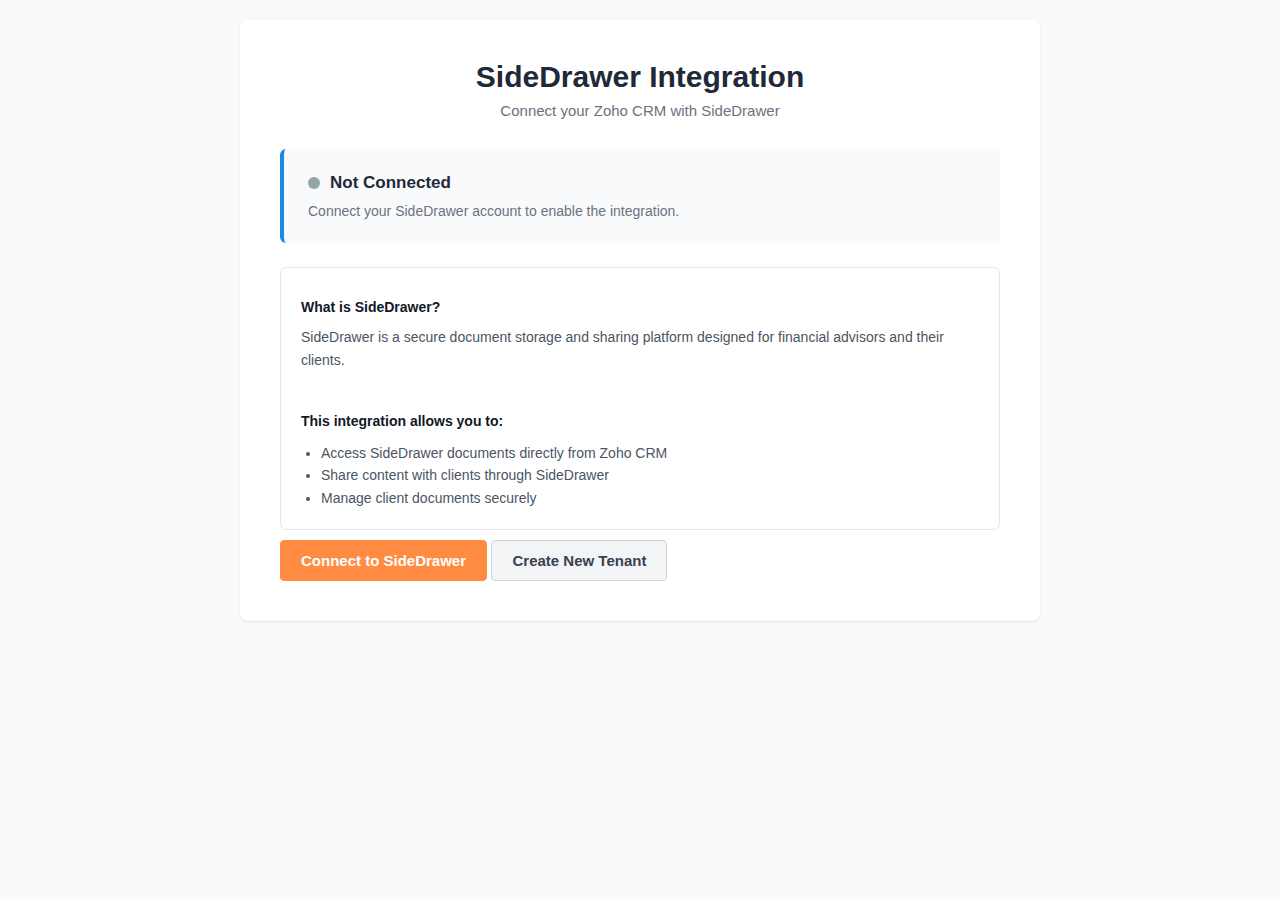
<file: index.html>
<!doctype html>
<html>
  <head>
    <meta charset="utf-8" />
    <meta http-equiv="refresh" content="0; url=/app/widget.html" />
    <meta name="robots" content="noindex" />
    <title>Redirecting…</title>
    <script>window.location.replace('/app/widget.html');</script>
  </head>
  <body>
    <p>Redirecting to <a href="/app/widget.html">/app/widget.html</a>. If you are not redirected, click the link.</p>
  </body>
</html>
</file>
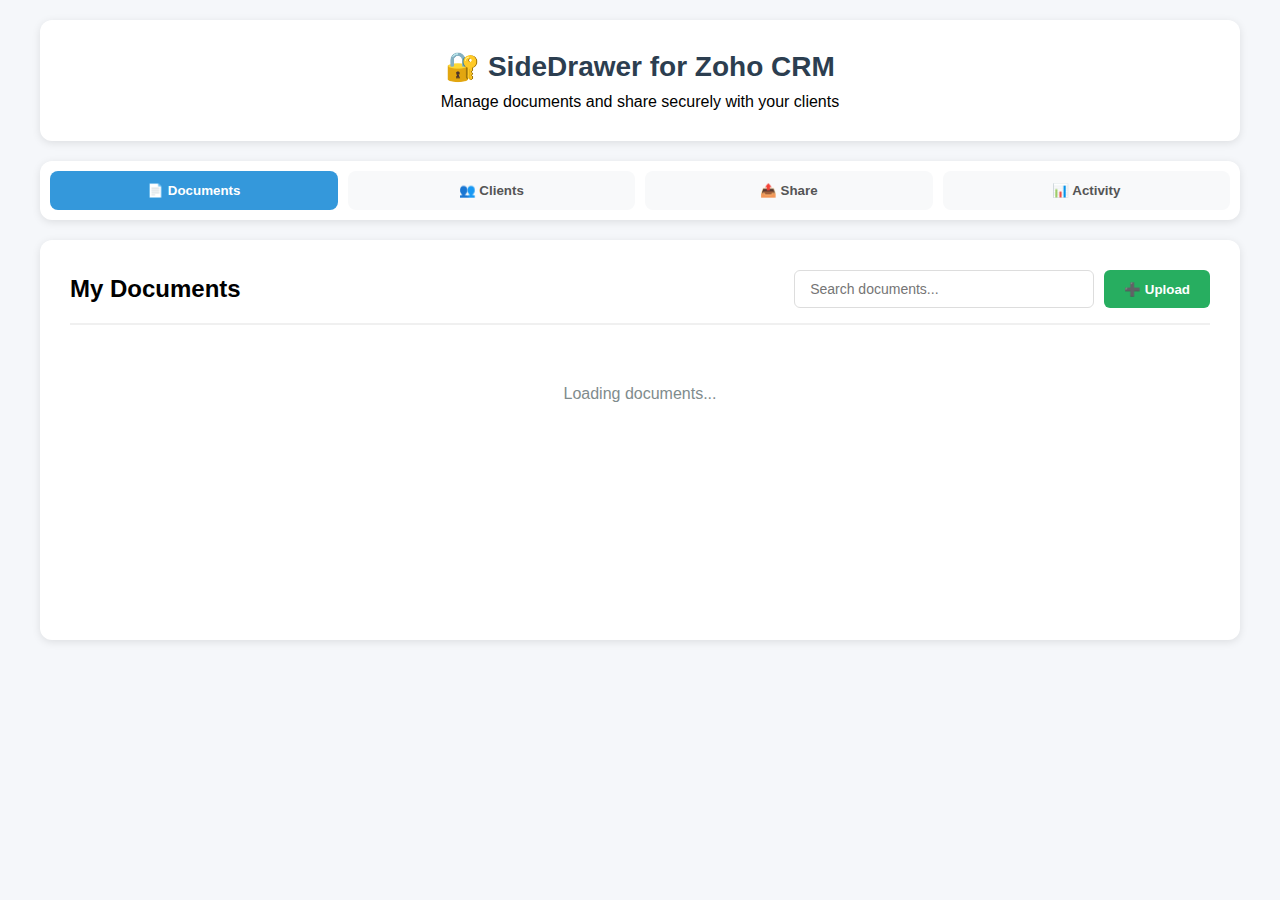
<file: app/integration-example.html>
<!DOCTYPE html>
<html>
<head>
  <meta charset="UTF-8">
  <meta name="viewport" content="width=device-width, initial-scale=1.0">
  <title>SideDrawer Integration - Full Example</title>
  <style>
    * {
      margin: 0;
      padding: 0;
      box-sizing: border-box;
    }

    body {
      font-family: -apple-system, BlinkMacSystemFont, 'Segoe UI', Roboto, Oxygen, Ubuntu, Cantarell, sans-serif;
      background: #f5f7fa;
      padding: 20px;
    }

    .container {
      max-width: 1200px;
      margin: 0 auto;
    }

    .header {
      background: white;
      border-radius: 12px;
      box-shadow: 0 2px 8px rgba(0,0,0,0.1);
      padding: 30px;
      margin-bottom: 20px;
      text-align: center;
    }

    .header h1 {
      color: #2c3e50;
      font-size: 28px;
      margin-bottom: 10px;
    }

    .tabs {
      display: flex;
      gap: 10px;
      background: white;
      padding: 10px;
      border-radius: 12px;
      box-shadow: 0 2px 8px rgba(0,0,0,0.1);
      margin-bottom: 20px;
    }

    .tab {
      flex: 1;
      padding: 12px 20px;
      background: #f8f9fa;
      border: none;
      border-radius: 8px;
      cursor: pointer;
      font-weight: 600;
      color: #555;
      transition: all 0.3s;
    }

    .tab.active {
      background: #3498db;
      color: white;
    }

    .tab:hover {
      background: #e9ecef;
    }

    .tab.active:hover {
      background: #2980b9;
    }

    .content {
      background: white;
      border-radius: 12px;
      box-shadow: 0 2px 8px rgba(0,0,0,0.1);
      padding: 30px;
      min-height: 400px;
    }

    .tab-content {
      display: none;
    }

    .tab-content.active {
      display: block;
    }

    .document-grid {
      display: grid;
      grid-template-columns: repeat(auto-fill, minmax(250px, 1fr));
      gap: 20px;
      margin-top: 20px;
    }

    .document-card {
      border: 1px solid #ddd;
      border-radius: 8px;
      padding: 15px;
      cursor: pointer;
      transition: all 0.3s;
    }

    .document-card:hover {
      box-shadow: 0 4px 12px rgba(0,0,0,0.15);
      transform: translateY(-2px);
    }

    .document-icon {
      width: 50px;
      height: 50px;
      background: #3498db;
      border-radius: 8px;
      display: flex;
      align-items: center;
      justify-content: center;
      color: white;
      font-size: 24px;
      margin-bottom: 10px;
    }

    .document-title {
      font-weight: 600;
      color: #2c3e50;
      margin-bottom: 5px;
    }

    .document-meta {
      font-size: 12px;
      color: #7f8c8d;
    }

    .client-list {
      margin-top: 20px;
    }

    .client-item {
      display: flex;
      align-items: center;
      padding: 15px;
      border: 1px solid #ddd;
      border-radius: 8px;
      margin-bottom: 10px;
      cursor: pointer;
      transition: all 0.3s;
    }

    .client-item:hover {
      background: #f8f9fa;
      border-color: #3498db;
    }

    .client-avatar {
      width: 50px;
      height: 50px;
      border-radius: 50%;
      background: #3498db;
      display: flex;
      align-items: center;
      justify-content: center;
      color: white;
      font-weight: 600;
      margin-right: 15px;
    }

    .client-info {
      flex: 1;
    }

    .client-name {
      font-weight: 600;
      color: #2c3e50;
      margin-bottom: 3px;
    }

    .client-email {
      font-size: 14px;
      color: #7f8c8d;
    }

    .btn {
      display: inline-block;
      padding: 10px 20px;
      background: #3498db;
      color: white;
      border: none;
      border-radius: 6px;
      cursor: pointer;
      font-weight: 600;
      transition: all 0.3s;
    }

    .btn:hover {
      background: #2980b9;
    }

    .btn-success {
      background: #27ae60;
    }

    .btn-success:hover {
      background: #229954;
    }

    .action-bar {
      display: flex;
      justify-content: space-between;
      align-items: center;
      margin-bottom: 20px;
      padding-bottom: 15px;
      border-bottom: 2px solid #f0f0f0;
    }

    .search-box {
      padding: 10px 15px;
      border: 1px solid #ddd;
      border-radius: 6px;
      width: 300px;
      font-size: 14px;
    }

    .loading {
      text-align: center;
      padding: 40px;
      color: #7f8c8d;
    }

    .empty-state {
      text-align: center;
      padding: 60px 20px;
      color: #7f8c8d;
    }

    .empty-state-icon {
      font-size: 64px;
      margin-bottom: 20px;
      opacity: 0.3;
    }

    .share-modal {
      position: fixed;
      top: 0;
      left: 0;
      right: 0;
      bottom: 0;
      background: rgba(0,0,0,0.5);
      display: none;
      align-items: center;
      justify-content: center;
      z-index: 1000;
    }

    .share-modal.active {
      display: flex;
    }

    .modal-content {
      background: white;
      border-radius: 12px;
      padding: 30px;
      max-width: 500px;
      width: 90%;
    }

    .modal-header {
      font-size: 20px;
      font-weight: 600;
      margin-bottom: 20px;
      color: #2c3e50;
    }

    .form-group {
      margin-bottom: 15px;
    }

    .form-label {
      display: block;
      margin-bottom: 5px;
      font-weight: 600;
      color: #555;
    }

    .form-input {
      width: 100%;
      padding: 10px;
      border: 1px solid #ddd;
      border-radius: 6px;
      font-size: 14px;
    }

    .form-textarea {
      width: 100%;
      padding: 10px;
      border: 1px solid #ddd;
      border-radius: 6px;
      font-size: 14px;
      min-height: 100px;
      resize: vertical;
    }

    .modal-actions {
      display: flex;
      gap: 10px;
      justify-content: flex-end;
      margin-top: 20px;
    }

    .btn-secondary {
      background: #95a5a6;
    }

    .btn-secondary:hover {
      background: #7f8c8d;
    }
  </style>
</head>
<body>
  <div class="container">
    <div class="header">
      <h1>🔐 SideDrawer for Zoho CRM</h1>
      <p>Manage documents and share securely with your clients</p>
    </div>

    <div class="tabs">
      <button class="tab active" onclick="switchTab('documents')">📄 Documents</button>
      <button class="tab" onclick="switchTab('clients')">👥 Clients</button>
      <button class="tab" onclick="switchTab('share')">📤 Share</button>
      <button class="tab" onclick="switchTab('activity')">📊 Activity</button>
    </div>

    <div class="content">
      <!-- Documents Tab -->
      <div id="documents-tab" class="tab-content active">
        <div class="action-bar">
          <h2>My Documents</h2>
          <div style="display: flex; gap: 10px;">
            <input type="text" class="search-box" placeholder="Search documents..." id="doc-search">
            <button class="btn btn-success">➕ Upload</button>
          </div>
        </div>
        <div id="documents-list" class="loading">
          Loading documents...
        </div>
      </div>

      <!-- Clients Tab -->
      <div id="clients-tab" class="tab-content">
        <div class="action-bar">
          <h2>My Clients</h2>
          <button class="btn btn-success">➕ Add Client</button>
        </div>
        <div id="clients-list" class="loading">
          Loading clients...
        </div>
      </div>

      <!-- Share Tab -->
      <div id="share-tab" class="tab-content">
        <div class="action-bar">
          <h2>Share Documents</h2>
        </div>
        <div style="padding: 20px;">
          <p style="color: #7f8c8d; margin-bottom: 20px;">
            Select a document and client to create a secure share link
          </p>
          
          <div class="form-group">
            <label class="form-label">Select Document</label>
            <select id="share-document" class="form-input">
              <option value="">Choose a document...</option>
            </select>
          </div>

          <div class="form-group">
            <label class="form-label">Select Client</label>
            <select id="share-client" class="form-input">
              <option value="">Choose a client...</option>
            </select>
          </div>

          <div class="form-group">
            <label class="form-label">Message (Optional)</label>
            <textarea id="share-message" class="form-textarea" placeholder="Add a personal message..."></textarea>
          </div>

          <button class="btn btn-success" onclick="shareDocument()">📤 Share Document</button>
        </div>
      </div>

      <!-- Activity Tab -->
      <div id="activity-tab" class="tab-content">
        <div class="action-bar">
          <h2>Recent Activity</h2>
          <select class="form-input" style="width: 200px;">
            <option>Last 7 days</option>
            <option>Last 30 days</option>
            <option>Last 90 days</option>
          </select>
        </div>
        <div id="activity-list" class="loading">
          Loading activity...
        </div>
      </div>
    </div>
  </div>

  <!-- Share Modal -->
  <div id="share-modal" class="share-modal">
    <div class="modal-content">
      <div class="modal-header">Document Shared Successfully!</div>
      <p style="margin-bottom: 20px; color: #555;">
        Your document has been securely shared. The client will receive an email notification.
      </p>
      <div style="background: #f8f9fa; padding: 15px; border-radius: 6px; margin-bottom: 20px;">
        <strong>Share Link:</strong><br>
        <code id="share-link" style="font-size: 12px; word-break: break-all;"></code>
      </div>
      <div class="modal-actions">
        <button class="btn" onclick="copyShareLink()">Copy Link</button>
        <button class="btn btn-secondary" onclick="closeShareModal()">Close</button>
      </div>
    </div>
  </div>

  <script src="sidedrawer-api.js"></script>
  <script>
    // Initialize API
    const api = new SideDrawerAPI();

    // Sample data (replace with actual API calls)
    const sampleDocuments = [
      { id: '1', name: 'Tax Return 2024.pdf', type: 'pdf', size: '2.4 MB', date: '2024-11-15' },
      { id: '2', name: 'Investment Portfolio.xlsx', type: 'excel', size: '1.2 MB', date: '2024-11-10' },
      { id: '3', name: 'Estate Plan.docx', type: 'word', size: '856 KB', date: '2024-11-05' }
    ];

    const sampleClients = [
      { id: '1', name: 'John Smith', email: 'john.smith@example.com', initials: 'JS' },
      { id: '2', name: 'Sarah Johnson', email: 'sarah.j@example.com', initials: 'SJ' },
      { id: '3', name: 'Michael Brown', email: 'mbrown@example.com', initials: 'MB' }
    ];

    const sampleActivity = [
      { type: 'share', user: 'You', action: 'shared "Tax Return 2024.pdf"', client: 'John Smith', time: '2 hours ago' },
      { type: 'view', user: 'Sarah Johnson', action: 'viewed "Investment Portfolio.xlsx"', time: '5 hours ago' },
      { type: 'upload', user: 'You', action: 'uploaded "Estate Plan.docx"', time: '1 day ago' }
    ];

    // Tab switching
    function switchTab(tabName) {
      // Update tab buttons
      document.querySelectorAll('.tab').forEach(tab => tab.classList.remove('active'));
      event.target.classList.add('active');

      // Update tab content
      document.querySelectorAll('.tab-content').forEach(content => content.classList.remove('active'));
      document.getElementById(`${tabName}-tab`).classList.add('active');

      // Load tab data
      loadTabData(tabName);
    }

    // Load tab data
    function loadTabData(tabName) {
      switch(tabName) {
        case 'documents':
          loadDocuments();
          break;
        case 'clients':
          loadClients();
          break;
        case 'share':
          loadShareOptions();
          break;
        case 'activity':
          loadActivity();
          break;
      }
    }

    // Load documents
    async function loadDocuments() {
      const container = document.getElementById('documents-list');
      
      try {
        // In real implementation, use:
        // const documents = await api.getDocuments();
        
        // For demo, use sample data
        await new Promise(resolve => setTimeout(resolve, 500));
        const documents = sampleDocuments;

        if (documents.length === 0) {
          container.innerHTML = `
            <div class="empty-state">
              <div class="empty-state-icon">📄</div>
              <h3>No documents yet</h3>
              <p>Upload your first document to get started</p>
            </div>
          `;
          return;
        }

        container.innerHTML = `
          <div class="document-grid">
            ${documents.map(doc => `
              <div class="document-card" onclick="viewDocument('${doc.id}')">
                <div class="document-icon">📄</div>
                <div class="document-title">${doc.name}</div>
                <div class="document-meta">${doc.size} • ${doc.date}</div>
              </div>
            `).join('')}
          </div>
        `;
      } catch (error) {
        container.innerHTML = `
          <div class="empty-state">
            <div class="empty-state-icon">⚠️</div>
            <h3>Error loading documents</h3>
            <p>${error.message}</p>
          </div>
        `;
      }
    }

    // Load clients
    async function loadClients() {
      const container = document.getElementById('clients-list');
      
      try {
        // In real implementation, use:
        // const clients = await api.getClients();
        
        await new Promise(resolve => setTimeout(resolve, 500));
        const clients = sampleClients;

        container.innerHTML = `
          <div class="client-list">
            ${clients.map(client => `
              <div class="client-item" onclick="viewClient('${client.id}')">
                <div class="client-avatar">${client.initials}</div>
                <div class="client-info">
                  <div class="client-name">${client.name}</div>
                  <div class="client-email">${client.email}</div>
                </div>
              </div>
            `).join('')}
          </div>
        `;
      } catch (error) {
        container.innerHTML = `<div class="empty-state">Error loading clients: ${error.message}</div>`;
      }
    }

    // Load share options
    function loadShareOptions() {
      const docSelect = document.getElementById('share-document');
      const clientSelect = document.getElementById('share-client');

      // Populate document dropdown
      docSelect.innerHTML = '<option value="">Choose a document...</option>' +
        sampleDocuments.map(doc => `<option value="${doc.id}">${doc.name}</option>`).join('');

      // Populate client dropdown
      clientSelect.innerHTML = '<option value="">Choose a client...</option>' +
        sampleClients.map(client => `<option value="${client.id}">${client.name}</option>`).join('');
    }

    // Load activity
    async function loadActivity() {
      const container = document.getElementById('activity-list');
      
      try {
        await new Promise(resolve => setTimeout(resolve, 500));
        const activities = sampleActivity;

        container.innerHTML = `
          <div class="client-list">
            ${activities.map(activity => {
              const icon = activity.type === 'share' ? '📤' : 
                          activity.type === 'view' ? '👁️' : '📤';
              return `
                <div class="client-item">
                  <div class="client-avatar">${icon}</div>
                  <div class="client-info">
                    <div class="client-name">${activity.user} ${activity.action}</div>
                    <div class="client-email">${activity.client || ''} • ${activity.time}</div>
                  </div>
                </div>
              `;
            }).join('')}
          </div>
        `;
      } catch (error) {
        container.innerHTML = `<div class="empty-state">Error loading activity: ${error.message}</div>`;
      }
    }

    // Share document
    async function shareDocument() {
      const docId = document.getElementById('share-document').value;
      const clientId = document.getElementById('share-client').value;
      const message = document.getElementById('share-message').value;

      if (!docId || !clientId) {
        alert('Please select both a document and a client');
        return;
      }

      try {
        // In real implementation, use:
        // const result = await api.shareDocument(docId, {
        //   recipientId: clientId,
        //   message: message
        // });

        // For demo:
        const shareLink = `https://sidedrawer.com/shared/${Math.random().toString(36).substr(2, 9)}`;
        
        document.getElementById('share-link').textContent = shareLink;
        document.getElementById('share-modal').classList.add('active');
        
        // Reset form
        document.getElementById('share-document').value = '';
        document.getElementById('share-client').value = '';
        document.getElementById('share-message').value = '';
      } catch (error) {
        alert('Error sharing document: ' + error.message);
      }
    }

    // View document
    function viewDocument(docId) {
      console.log('View document:', docId);
      alert('Document viewer would open here');
    }

    // View client
    function viewClient(clientId) {
      console.log('View client:', clientId);
      alert('Client details would open here');
    }

    // Copy share link
    function copyShareLink() {
      const link = document.getElementById('share-link').textContent;
      navigator.clipboard.writeText(link).then(() => {
        alert('Link copied to clipboard!');
      });
    }

    // Close share modal
    function closeShareModal() {
      document.getElementById('share-modal').classList.remove('active');
    }

    // Initialize on load
    document.addEventListener('DOMContentLoaded', () => {
      // Check authentication
      if (!api.isAuthenticated()) {
        alert('Please connect to SideDrawer first using widget.html');
        return;
      }

      // Load initial tab
      loadDocuments();
    });

    // Search functionality
    document.getElementById('doc-search').addEventListener('input', (e) => {
      const query = e.target.value.toLowerCase();
      const cards = document.querySelectorAll('.document-card');
      
      cards.forEach(card => {
        const title = card.querySelector('.document-title').textContent.toLowerCase();
        card.style.display = title.includes(query) ? 'block' : 'none';
      });
    });
  </script>
</body>
</html>
</file>
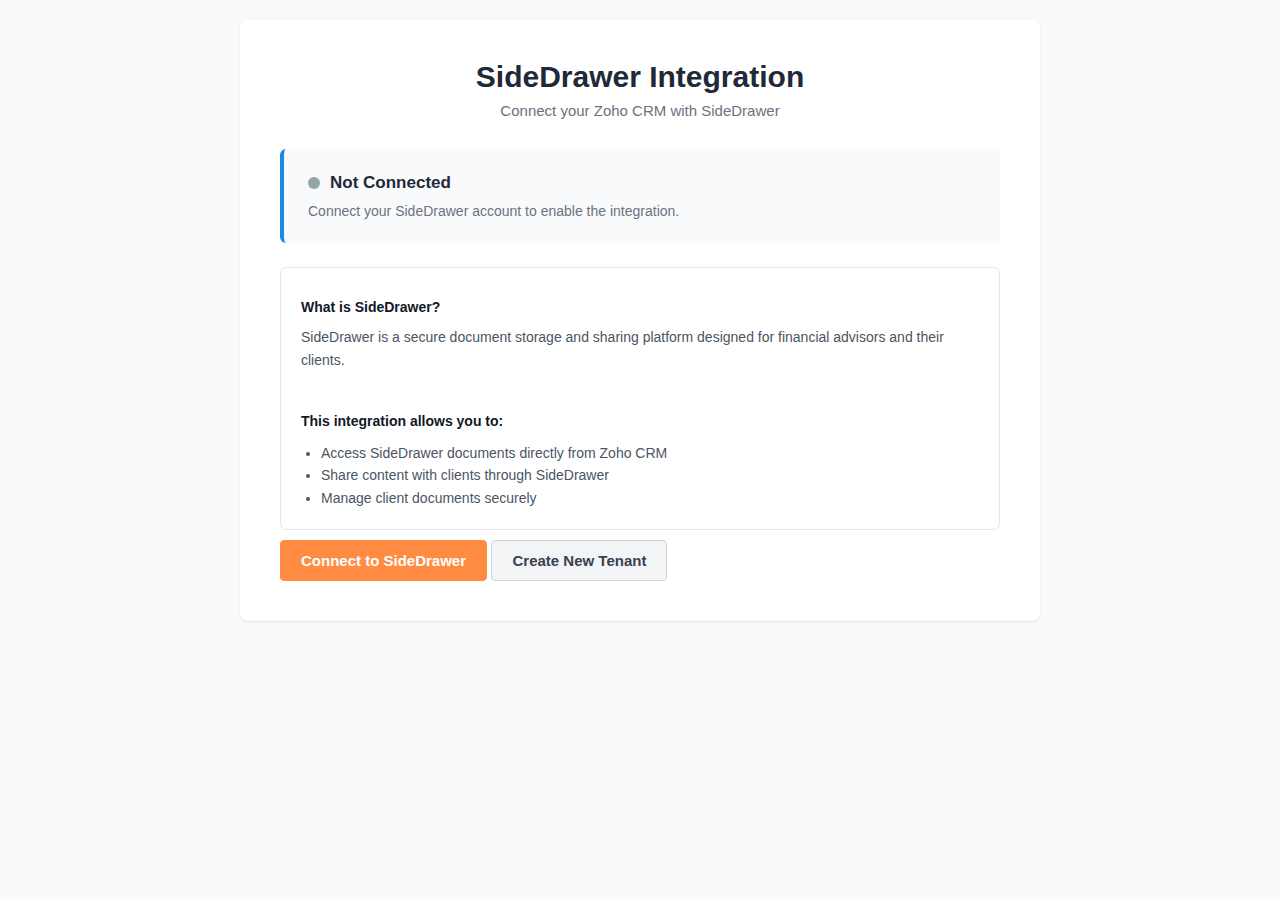
<file: app/widget.html>
<!DOCTYPE html>
<html>
  <head>
    <meta charset="UTF-8">
    <meta name="viewport" content="width=device-width, initial-scale=1.0">
    <title>SideDrawer Integration</title>
    <!-- Zoho CRM SDK -->
    <script src="https://live.zwidgets.com/js-sdk/1.2/ZohoEmbededAppSDK.min.js"></script>
    <!-- Stripe.js for PCI-compliant payment processing -->
    <script src="https://js.stripe.com/v3/"></script>
    <!-- External CSS -->
    <link rel="stylesheet" href="widget.css">
    <!-- Tenant Creation Wizard (non-logged-in) -->
    <script src="tenant-wizard.js"></script>
    <!-- Tenant Creation Wizard (logged-in) -->
    <script src="tenant-wizard-with-credentials.js"></script>
  </head>
  <body>
    <div class="container">
      <div class="header">
        <h1>SideDrawer Integration</h1>
        <p>Connect your Zoho CRM with SideDrawer</p>
      </div>

      <div id="app-content">
        <div class="loading">
          <div class="spinner"></div>
          <p>Initializing connection...</p>
        </div>
      </div>
      
      <!-- Tenant Creation Wizard Container (hidden by default) -->
      <div id="tenant-wizard" class="hidden"></div>
    </div>

      <script>
      // Read URL parameters for initial config
      const urlParams = new URLSearchParams(window.location.search);
      const isOAuthCallback = urlParams.has('code') || urlParams.has('error');
      
      // Helper to get config param (from URL or sessionStorage)
      function getConfigParam(key) {
        // If URL has param, use and store it
        if (urlParams.has(key)) {
          const value = urlParams.get(key);
          if (!isOAuthCallback) {
            sessionStorage.setItem('sd_config_' + key, value);
          }
          return value;
        }
        // Otherwise try sessionStorage
        return sessionStorage.getItem('sd_config_' + key) || null;
      }
      
      // OAuth2 Configuration (will be updated with Zoho config if available)
      const OAUTH_CONFIG = {
        authorizationEndpoint: 'https://auth-sbx.sidedrawersbx.com/authorize',
        tokenEndpoint: 'https://auth-sbx.sidedrawersbx.com/oauth/token',
        clientId: getConfigParam('client_id') || null,
        audience: 'https://user-api-sbx.sidedrawersbx.com',
        redirectUri: getConfigParam('redirect_uri') || (window.location.origin + window.location.pathname.split('?')[0]),
        scope: 'openid profile email offline_access'
      };

      // Persist wizard-specific params through OAuth redirect so they survive the round-trip
      getConfigParam('stripe_price');
      getConfigParam('coupon_id');
      
      // Log initial configuration
      console.log('🔧 Initial OAuth Config (PKCE - NO CLIENT SECRET):');
      console.log('  Client ID:', OAUTH_CONFIG.clientId ? 'Set' : 'NOT SET');
      console.log('  Redirect URI:', OAUTH_CONFIG.redirectUri);
      console.log('  Is OAuth Callback:', isOAuthCallback);

      // Storage keys
      const STORAGE_KEYS = {
        refreshToken: 'sidedrawer_refresh_token', // Persistent in localStorage
        codeVerifier: 'sidedrawer_code_verifier'
      };

      const ZOHO_SESSION_KEY = 'sdSession'; // Zoho session storage key
      
      // Helper function to extract Auth0 domain from authorization endpoint
      function getAuth0Domain() {
        try {
          const url = new URL(OAUTH_CONFIG.authorizationEndpoint);
          return url.origin; // Returns https://auth-sbx.sidedrawersbx.com or https://auth.sidedrawer.com
        } catch (e) {
          console.error('Failed to parse Auth0 domain:', e);
          return 'https://auth-sbx.sidedrawersbx.com'; // Fallback to sandbox
        }
      }

      class SideDrawerAuth {
        constructor() {
          this.zohoInitialized = false;
          this.refreshInterval = null;
          this.initZoho();
        }

        async initZoho() {
          // Helper function to extract client_id from sd_config_redirect_uri sessionStorage
          const extractClientIdFromRedirectUri = () => {
            const redirectUri = sessionStorage.getItem('sd_config_redirect_uri');
            if (redirectUri) {
              try {
                const url = new URL(redirectUri);
                const clientId = url.searchParams.get('client_id');
                if (clientId) {
                  console.log('[SideDrawer Widget] ✓ Extracted client_id from redirect_uri:', clientId);
                  return clientId;
                }
              } catch (e) {
                console.warn('[SideDrawer Widget] Failed to parse redirect_uri:', e);
              }
            }
            return null;
          };
          
          // Helper function to get client_id from multiple sources
          const getClientId = () => {
            // Priority 1: URL params
            const urlClientId = urlParams.get('client_id');
            if (urlClientId) {
              return urlClientId;
            }
            
            // Priority 2: Extract from sd_config_redirect_uri
            const redirectUriClientId = extractClientIdFromRedirectUri();
            if (redirectUriClientId) {
              return redirectUriClientId;
            }
            
            // Priority 3: From OAUTH_CONFIG (which may have been set from sessionStorage)
            if (OAUTH_CONFIG.clientId) {
              return OAUTH_CONFIG.clientId;
            }
            
            // Priority 4: clientId stored in sdSession from a previous successful session
            const storedSession = localStorage.getItem('sdSession');
            if (storedSession) {
              try {
                const parsed = JSON.parse(storedSession);
                if (parsed.clientId) return parsed.clientId;
              } catch (e) {}
            }
            
            return null;
          };
          
          // When loaded in Zoho, respond to postMessage requests for session data
          window.addEventListener('message', async (event) => {
            // Handle REFRESH_SIDEDRAWER_TOKEN message
            if (event.data && event.data.type === 'REFRESH_SIDEDRAWER_TOKEN') {
              console.log('[SideDrawer Widget] 🔄 Received token refresh request');
              
              try {
                // Get client_id from multiple sources
                const clientId = getClientId();
                
                if (!clientId) {
                  throw new Error('client_id not found in URL params, redirect_uri, or sessionStorage');
                }
                
                // Update OAUTH_CONFIG.clientId if needed
                if (!OAUTH_CONFIG.clientId) {
                  OAUTH_CONFIG.clientId = clientId;
                  console.log('[SideDrawer Widget] ✓ Set OAUTH_CONFIG.clientId from getClientId():', clientId);
                }
                
                console.log('[SideDrawer Widget] Client ID for refresh:', clientId);
                
                // Call the existing refreshAccessToken method
                await this.refreshAccessToken();
                
                // Get the refreshed session
                const refreshedSession = await this.getZohoSession();
                
                if (refreshedSession && refreshedSession.accessToken) {
                  // Ensure clientId is in session
                  if (!refreshedSession.clientId) {
                    refreshedSession.clientId = clientId;
                  }
                  
                  console.log('[SideDrawer Widget] ✅ Token refreshed successfully');
                  console.log('[SideDrawer Widget] New token expires at:', refreshedSession.expiresAt ? new Date(parseInt(refreshedSession.expiresAt)).toISOString() : 'N/A');
                  
                  // Send refreshed session back to parent
                  window.parent.postMessage({
                    type: 'SIDEDRAWER_SESSION_RESPONSE',
                    session: refreshedSession
                  }, '*');
                } else {
                  throw new Error('Failed to get refreshed session after token refresh');
                }
                
              } catch (error) {
                console.error('[SideDrawer Widget] ❌ Token refresh error:', error);
                window.parent.postMessage({
                  type: 'SIDEDRAWER_SESSION_RESPONSE',
                  session: null,
                  error: error.message
                }, '*');
              }
              
              return; // Exit early, don't process REQUEST_SIDEDRAWER_SESSION
            }
            
            // Handle REQUEST_SIDEDRAWER_SESSION message
            if (event.data && event.data.type === 'REQUEST_SIDEDRAWER_SESSION') {
              console.log('📥 Received session request from parent window');
              const session = localStorage.getItem('sdSession');
              if (session) {
                try {
                  const sessionData = JSON.parse(session);
                  
                  // Ensure clientId is in session (extract from multiple sources if missing)
                  if (!sessionData.clientId) {
                    const clientId = getClientId();
                    if (clientId) {
                      sessionData.clientId = clientId;
                      // Update stored session with clientId
                      localStorage.setItem('sdSession', JSON.stringify(sessionData));
                    }
                  }
                  
                  window.parent.postMessage({
                    type: 'SIDEDRAWER_SESSION_RESPONSE',
                    session: sessionData
                  }, '*');
                  console.log('📤 Sent session to parent window');
                } catch (e) {
                  console.error('Failed to parse/send session:', e);
                }
              } else {
                console.log('⚠ No session available to send');
                // Send null session response
                window.parent.postMessage({
                  type: 'SIDEDRAWER_SESSION_RESPONSE',
                  session: null
                }, '*');
              }
            }
          });
          
          console.log('✅ Session bridge ready (localStorage only, no Zoho SDK needed)');
          
          try {
            // Set up message listener for OAuth popup callback
            window.addEventListener('message', async (event) => {
              console.log('📨 Parent received message:', event.data?.type || 'unknown');
              
              // Verify origin for security
              if (event.origin !== window.location.origin) {
                console.warn('⚠ Ignoring message from different origin:', event.origin);
                return;
              }
              
              if (event.data && event.data.type === 'SIDEDRAWER_OAUTH_TOKENS') {
                console.log('✅ Received OAuth tokens from popup');
                console.log('Has access_token:', !!event.data.tokens?.access_token);
                console.log('Has refresh_token:', !!event.data.tokens?.refresh_token);
                
                // Show processing message
                document.getElementById('app-content').innerHTML = `
                  <div class="loading">
                    <div class="spinner"></div>
                    <p>Saving authentication...</p>
                  </div>
                `;
                
                try {
                  // Save the tokens
                  await this.saveTokens(event.data.tokens);
                  console.log('✅ Tokens saved successfully');
                  
                  // Show connected status
                  await this.checkConnection();
                } catch (error) {
                  console.error('❌ Failed to save tokens:', error);
                  this.showError(`Failed to save authentication: ${error.message}`);
                }
              } else if (event.data && event.data.type === 'SIDEDRAWER_OAUTH_ERROR') {
                console.error('❌ OAuth error from popup:', event.data.error);
                this.showError(`Authentication failed: ${event.data.error}`);
              }
            });

            // Initialize after Zoho setup (or fallback)
            console.log('Proceeding with initialization (Zoho initialized:', this.zohoInitialized, ')');
            console.log('OAuth Redirect URI:', OAUTH_CONFIG.redirectUri);
            this.init();
          } catch (error) {
            console.error('Initialization error:', error);
          }
        }

        async loadZohoConfig() {
          try {
            // Get widget variables from Zoho CRM
            const config = await ZOHO.CRM.CONFIG.getVariables();
            
            if (config) {
              console.log('✓ Loaded Zoho widget variables:', Object.keys(config));
              
              // Redirect URI (REQUIRED in production)
              if (config.redirect_uri && config.redirect_uri.trim()) {
                OAUTH_CONFIG.redirectUri = config.redirect_uri.trim();
                console.log('✓ Using configured redirect URI:', OAUTH_CONFIG.redirectUri);
              } else {
                console.warn('⚠ No redirect URI configured - using auto-detection (may not work behind proxies)');
                console.log('Current URL:', OAUTH_CONFIG.redirectUri);
              }
              
                // Client ID (can also come from URL params)
                if (config.client_id && config.client_id.trim()) {
                  OAUTH_CONFIG.clientId = config.client_id.trim();
                  console.log('✓ Client ID loaded from Zoho config');
                }
              
              // Environment (REQUIRED)
              if (config.environment === 'production') {
                OAUTH_CONFIG.authorizationEndpoint = 'https://auth.sidedrawer.com/authorize';
                OAUTH_CONFIG.tokenEndpoint = 'https://auth.sidedrawer.com/oauth/token';
                OAUTH_CONFIG.audience = 'https://user-api.sidedrawer.com';
                console.log('✓ Using PRODUCTION environment');
              } else if (config.environment === 'sandbox') {
                // Already set to sandbox by default
                console.log('✓ Using SANDBOX environment');
              } else {
                console.warn('⚠ No environment configured - using sandbox (default)');
              }
            } else {
              console.warn('⚠ No Zoho configuration found - using defaults (development mode)');
            }
          } catch (error) {
            console.warn('⚠ Could not load Zoho config, using defaults (development mode):', error.message);
          }
        }

        // Simple localStorage-only session management
        async setZohoSession(data) {
          localStorage.setItem(ZOHO_SESSION_KEY, JSON.stringify(data));
          console.log('✓ Stored session in localStorage');
          return true;
        }

        async getZohoSession() {
          const data = localStorage.getItem(ZOHO_SESSION_KEY);
          return data ? JSON.parse(data) : null;
        }

        async clearZohoSession() {
          localStorage.removeItem(ZOHO_SESSION_KEY);
          console.log('✓ Cleared session from localStorage');
        }

        async init() {
          // Check if we're returning from OAuth redirect
          const urlParams = new URLSearchParams(window.location.search);
          const code = urlParams.get('code');
          const error = urlParams.get('error');

          // Check if we're in a popup window opened for OAuth
          const isPopup = window.opener && !window.opener.closed;

          if (error) {
            if (isPopup) {
              // Close popup and let parent handle error
              window.close();
            } else {
              this.showError(`Authentication error: ${error}`);
              this.cleanupOAuthState();
            }
            return;
          }

          if (code) {
            if (isPopup) {
              // We're in the OAuth popup - exchange code for tokens and pass to parent
              console.log('🔐 OAuth popup: Received authorization code');
              console.log('Code:', code.substring(0, 20) + '...');
              
              // Show loading in popup
              document.getElementById('app-content').innerHTML = `
                <div class="loading">
                  <div class="spinner"></div>
                  <p>Completing authentication...</p>
                  <p class="text-small-gray mt-10">This window will close automatically...</p>
                </div>
              `;
              
              try {
                // IMPORTANT: Try state parameter FIRST (most reliable, can't be stale)
                let codeVerifier = null;
                const state = urlParams.get('state');
                console.log('🔍 State parameter from URL:', state ? state.substring(0, 50) + '...' : 'NOT FOUND');
                
                if (state) {
                  try {
                    const decoded = atob(state);
                    console.log('🔍 Decoded state:', decoded);
                    const stateData = JSON.parse(decoded);
                    console.log('🔍 Parsed state data:', stateData);
                    codeVerifier = stateData.verifier;
                    console.log('✅ Code verifier from state parameter:', codeVerifier ? codeVerifier.substring(0, 10) + '...' : 'NOT FOUND');
                  } catch (e) {
                    console.warn('⚠ Could not parse state parameter:', e);
                    console.error('State parsing error details:', e.stack);
                  }
                }
                
                // Fallback to localStorage only if state failed
                if (!codeVerifier) {
                  codeVerifier = localStorage.getItem(STORAGE_KEYS.codeVerifier);
                  console.log('Code verifier from localStorage:', codeVerifier ? codeVerifier.substring(0, 10) + '...' : 'NOT FOUND');
                }
                
                // Last resort: sessionStorage
                if (!codeVerifier) {
                  codeVerifier = sessionStorage.getItem(STORAGE_KEYS.codeVerifier);
                  console.log('Code verifier from sessionStorage:', codeVerifier ? codeVerifier.substring(0, 10) + '...' : 'NOT FOUND');
                }
                
                if (!codeVerifier) {
                  throw new Error('Code verifier not found in localStorage, sessionStorage, or state parameter');
                }
                
                console.log('✓ Code verifier found, exchanging code for tokens...');
                console.log('Code verifier length:', codeVerifier.length);
                console.log('Code verifier sample:', codeVerifier.substring(0, 20) + '...' + codeVerifier.substring(codeVerifier.length - 10));
                console.log('Token endpoint:', OAUTH_CONFIG.tokenEndpoint);
                console.log('Client ID:', OAUTH_CONFIG.clientId);
                console.log('Redirect URI:', OAUTH_CONFIG.redirectUri);

                const tokenRequestBody = {
                  grant_type: 'authorization_code',
                  client_id: OAUTH_CONFIG.clientId,
                  code: code,
                  code_verifier: codeVerifier,
                  redirect_uri: OAUTH_CONFIG.redirectUri,
                  audience: OAUTH_CONFIG.audience
                };

                const tokenResponse = await fetch(OAUTH_CONFIG.tokenEndpoint, {
                  method: 'POST',
                  headers: {
                    'Content-Type': 'application/json'
                  },
                  body: JSON.stringify(tokenRequestBody)
                });

                console.log('Token response status:', tokenResponse.status, tokenResponse.statusText);

                if (!tokenResponse.ok) {
                  const responseText = await tokenResponse.text();
                  console.error('❌ Token exchange error response (raw):', responseText);
                  let errorData;
                  try {
                    errorData = JSON.parse(responseText);
                  } catch (e) {
                    errorData = { error: 'Parse error', raw: responseText };
                  }
                  console.error('❌ Token exchange error (parsed):', errorData);
                  throw new Error(errorData.error_description || errorData.error || `Token exchange failed: ${tokenResponse.status}`);
                }

                const tokenData = await tokenResponse.json();
                console.log('✅ Token exchange successful!');
                console.log('Has access_token:', !!tokenData.access_token);
                console.log('Has refresh_token:', !!tokenData.refresh_token);
                console.log('Expires in:', tokenData.expires_in);
                
                // Show success message in popup
                document.getElementById('app-content').innerHTML = `
                  <div class="success-message">
                    ✓ Authentication successful!
                    <br><small>Closing window...</small>
                  </div>
                `;
                
                // Send tokens to parent window
                if (window.opener && !window.opener.closed) {
                  console.log('Sending tokens to parent window...');
                  window.opener.postMessage({ 
                    type: 'SIDEDRAWER_OAUTH_TOKENS',
                    tokens: tokenData
                  }, window.location.origin);
                  console.log('✅ Tokens sent to parent');
                } else {
                  console.warn('⚠ Parent window not available');
                }
                
                // Clean up and close
                localStorage.removeItem(STORAGE_KEYS.codeVerifier);
                sessionStorage.removeItem(STORAGE_KEYS.codeVerifier);
                setTimeout(() => {
                  console.log('Closing popup...');
                  window.close();
                }, 1000);
                
              } catch (error) {
                console.error('❌ OAuth popup error:', error);
                console.error('Error details:', error.stack);
                
                // Show error message in popup
                document.getElementById('app-content').innerHTML = `
                  <div class="error-message">
                    ✗ Authentication failed
                    <br><small>${error.message}</small>
                    <br><small class="mt-10 block">Check browser console for details. Window will close in 5 seconds...</small>
                  </div>
                `;
                
                // Send error to parent
                if (window.opener && !window.opener.closed) {
                  window.opener.postMessage({ 
                    type: 'SIDEDRAWER_OAUTH_ERROR',
                    error: error.message
                  }, window.location.origin);
                }
                setTimeout(() => window.close(), 5000);
              }
              return;
            } else {
              // Normal flow (not in popup) - handle callback directly
              await this.handleOAuthCallback(code);
              return;
            }
          }

          // Check existing token
          const hasSession = await this.checkConnection();
        }

        async checkConnection() {
          // Try to get existing session
          const session = await this.getZohoSession();
          const refreshToken = await this.getRefreshToken();
          
          // Check if session exists and token is valid
          if (session && session.accessToken && !this.isTokenExpired(session.expiresAt)) {
            // Valid session exists - check if tenant exists
            console.log('✓ Valid session found');
            const hasTenant = await this.checkTenantExists();
            if (!hasTenant) {
              // No tenant - show connected status with "Create new tenant" button instead of auto-showing wizard
              this.showConnectedStatus(); // Will include the button
              return false;
            }
            this.showConnectedStatus();
            return true;
          } else if (session && session.accessToken && this.isTokenExpired(session.expiresAt)) {
            // Session exists but token is EXPIRED
            // DON'T refresh immediately on page load (F5) - let ensureValidSession() handle it when needed
            // This prevents wasting silver bullets with invalid refresh tokens
            console.log('⚠️ Expired session detected on page load');
            console.log('  Expires at:', session.expiresAt ? new Date(parseInt(session.expiresAt)).toISOString() : 'N/A');
            console.log('  Current time:', new Date().toISOString());
            console.log('  Refresh token available:', refreshToken ? 'YES' : 'NO');
            console.log('  Session keys:', session ? Object.keys(session) : []);
            console.log('  Note: Refresh will happen automatically when needed via ensureValidSession()');
            
            if (refreshToken) {
              // Show connected status - refresh will happen when API calls are made
              this.showConnectedStatus();
              return true;
            } else {
              console.warn('⚠️ Expired session found but no refresh token available');
              console.warn('⚠️ This session was created before refresh token storage was added');
              console.warn('⚠️ You need to re-authenticate to get a refresh token');
              
              // Show helpful error message
              document.getElementById('app-content').innerHTML = `
                <div class="status-card error">
                  <div class="status-indicator">
                    <div class="status-dot error"></div>
                    <span class="status-text">Session Expired - Re-authentication Required</span>
                  </div>
                  <p class="status-info-text">
                    Your session expired and cannot be refreshed automatically because it was created before refresh token storage was implemented.
                  </p>
                  <p class="status-info-text">
                    Please click "Connect to SideDrawer" below to re-authenticate. Your new session will include refresh token support.
                  </p>
                </div>
                <button class="btn btn-success mt-20" onclick="auth.startOAuthFlow()">Connect to SideDrawer</button>
              `;
            }
          } else if (refreshToken) {
            // No session but have refresh token - try silent refresh
            console.log('🔄 No session found, but refresh token exists - attempting refresh...');
            document.getElementById('app-content').innerHTML = `
              <div class="loading">
                <div class="spinner"></div>
                <p>Refreshing connection...</p>
              </div>
            `;
            await this.refreshAccessToken();
          } else {
            // No valid session or refresh token
            console.log('⚠️ No session or refresh token found');
            
            // Show disconnected status with "Create new tenant" button
            this.showDisconnectedStatus();
            return false;
          }
        }

        startPeriodicTokenRefresh() {
          // REMOVED: Periodic refresh wastes silver bullets
          // Token refresh is now handled reactively by ensureValidSession() when actually needed
          // This prevents unnecessary refresh attempts that waste refresh tokens
        }

        async showConnectedStatus() {
          // Periodic refresh removed - refresh happens reactively when needed via ensureValidSession()
          
          const session = await this.getZohoSession();
          const expiryDate = session ? new Date(parseInt(session.expiresAt)) : new Date();
          const hasRefreshToken = !!(await this.getRefreshToken());
          
          document.getElementById('app-content').innerHTML = `
            <div class="status-card connected">
              <div class="status-indicator">
                <div class="status-dot connected"></div>
                <span class="status-text">Connected to SideDrawer</span>
              </div>
              <p class="status-info-text">Your integration is active and ready to use.</p>
            </div>

            <div class="status-info-box">
              <p class="status-info-item"><strong class="status-info-label">Status:</strong> Authenticated</p>
              <p class="status-info-item"><strong class="status-info-label">Storage:</strong> ${this.zohoInitialized ? 'Zoho Session (shared across widgets)' : 'localStorage (fallback)'}</p>
              <p class="status-info-item"><strong class="status-info-label">Token Expires:</strong> ${expiryDate.toLocaleString()}</p>
              <p class="status-info-item"><strong class="status-info-label">Silent Refresh:</strong> ${hasRefreshToken ? 'Enabled' : 'Disabled'}</p>
            </div>

            <div class="button-group">
              <button class="btn" onclick="auth.disconnect()">Disconnect</button>
              <button class="btn btn-success" onclick="auth.testConnection()">Test Connection</button>
              <button class="btn btn-primary" onclick="auth.showTenantCreationFlow()">Create New Tenant</button>
            </div>

            <div id="test-result"></div>
          `;
        }

        showDisconnectedStatus() {
          document.getElementById('app-content').innerHTML = `
            <div class="status-card">
              <div class="status-indicator">
                <div class="status-dot"></div>
                <span class="status-text">Not Connected</span>
              </div>
              <p class="text-muted-sm">Connect your SideDrawer account to enable the integration.</p>
            </div>

            <div class="info-section">
              <p><strong>What is SideDrawer?</strong></p>
              <p>SideDrawer is a secure document storage and sharing platform designed for financial advisors and their clients.</p>
              <br>
              <p><strong>This integration allows you to:</strong></p>
              <ul class="list-item-spaced">
                <li>Access SideDrawer documents directly from Zoho CRM</li>
                <li>Share content with clients through SideDrawer</li>
                <li>Manage client documents securely</li>
              </ul>
            </div>

            <button class="btn btn-success" onclick="auth.startOAuthFlow()">Connect to SideDrawer</button>
            <button class="btn btn-outline mt-10" onclick="auth.showTenantCreationFlow()">Create New Tenant</button>
          `;
        }

        showError(message, showDisconnect = false) {
          const disconnectButton = showDisconnect ? `
            <button class="btn" onclick="auth.disconnect()" style="background: #dc3545; margin-left: 10px;">
              Disconnect & Re-authenticate
            </button>
          ` : '';
          
          document.getElementById('app-content').innerHTML = `
            <div class="status-card error">
              <div class="status-indicator">
                <div class="status-dot error"></div>
                <span class="status-text">Connection Error</span>
              </div>
              <div class="error-message">
                ${message}
              </div>
            </div>

            <button class="btn" onclick="auth.checkConnection()">Try Again</button>
            ${disconnectButton}
          `;
        }

        async checkTenantExists() {
          try {
            const token = await this.getAccessToken();
            if (!token) return false;

            const isSandbox = OAUTH_CONFIG.audience.includes('sbx');
            const tenantApi = isSandbox
              ? 'https://tenants-gateway-api-sbx.sidedrawersbx.com/api/v1/tenants/tenant/shared'
              : 'https://tenants-gateway-api.sidedrawer.com/api/v1/tenants/tenant/shared';

            const response = await fetch(tenantApi, {
              headers: {
                'Authorization': `Bearer ${token}`,
                'Content-Type': 'application/json'
              }
            });

            if (response.ok) {
              const tenants = await response.json();
              return tenants && tenants.length > 0;
            }
            return false;
          } catch (error) {
            console.error('❌ Error checking tenant:', error);
            return false;
          }
        }

        async showTenantCreationFlow() {
          const session = await this.getZohoSession();
          const token = await this.getAccessToken();
          
          // Ensure tenant-wizard container exists
          let wizardContainer = document.getElementById('tenant-wizard');
          if (!wizardContainer) {
            wizardContainer = document.createElement('div');
            wizardContainer.id = 'tenant-wizard';
            wizardContainer.style.display = 'none';
            const container = document.querySelector('.container');
            if (container) {
              container.appendChild(wizardContainer);
            } else {
              document.body.appendChild(wizardContainer);
            }
          }
          
          // Hide main content
          const appContent = document.getElementById('app-content');
          if (appContent) {
            appContent.style.display = 'none';
          }
          
          // Determine which wizard to use based on auth state
          if (session && token) {
            // Logged-in user - use credentials wizard
            let attempts = 0;
            const maxAttempts = 50;
            
            while (attempts < maxAttempts) {
              if (typeof window.tenantWizardWithCredentials !== 'undefined' && window.tenantWizardWithCredentials) {
                try {
                  await window.tenantWizardWithCredentials.init(token);
                  return;
                } catch (error) {
                  const dict = window.tenantWizardWithCredentials?.state?.dictionary || {};
                  this.showError(dict.globalparams_error || 'Failed to initialize tenant creation wizard: ' + error.message);
                  return;
                }
              }
              await new Promise(resolve => setTimeout(resolve, 100));
              attempts++;
            }
            
            this.showError('Tenant creation wizard for logged-in users is not available. Please refresh the page.');
          } else {
            // Non-logged-in user - use existing wizard
            let attempts = 0;
            const maxAttempts = 50;
            
            while (attempts < maxAttempts) {
              if (typeof window.tenantWizard !== 'undefined' && window.tenantWizard) {
                try {
                  await window.tenantWizard.init();
                  return;
                } catch (error) {
                  const dict = window.tenantWizard?.state?.dictionary || {};
                  this.showError(dict.globalparams_error || 'Failed to initialize tenant creation wizard: ' + error.message);
                  return;
                }
              }
              await new Promise(resolve => setTimeout(resolve, 100));
              attempts++;
            }
            
            this.showError('Tenant creation wizard is not available. Please refresh the page.');
          }
        }

        async startOAuthFlow() {
          try {
            // Validate configuration
            if (!OAUTH_CONFIG.clientId) {
              // If no OAuth config, show tenant creation flow directly
              await this.showTenantCreationFlow();
              return;
            }
            
            // Generate PKCE code verifier and challenge
            const codeVerifier = this.generateCodeVerifier();
            const codeChallenge = await this.generateCodeChallenge(codeVerifier);

            // Store code verifier in BOTH localStorage and sessionStorage for redundancy
            localStorage.setItem(STORAGE_KEYS.codeVerifier, codeVerifier);
            sessionStorage.setItem(STORAGE_KEYS.codeVerifier, codeVerifier);
            console.log('✓ Code verifier stored:', codeVerifier.substring(0, 10) + '...');
            console.log('✓ Code verifier length:', codeVerifier.length);

            // Build authorization URL with state containing code verifier for fallback
            const stateObj = {
              random: this.generateRandomString(16),
              verifier: codeVerifier
            };
            const state = JSON.stringify(stateObj);
            const encodedState = btoa(state);
            
            const authUrl = new URL(OAUTH_CONFIG.authorizationEndpoint);
            authUrl.searchParams.append('response_type', 'code');
            authUrl.searchParams.append('client_id', OAUTH_CONFIG.clientId);
            authUrl.searchParams.append('redirect_uri', OAUTH_CONFIG.redirectUri);
            authUrl.searchParams.append('scope', OAUTH_CONFIG.scope);
            authUrl.searchParams.append('audience', OAUTH_CONFIG.audience);
            authUrl.searchParams.append('code_challenge', codeChallenge);
            authUrl.searchParams.append('code_challenge_method', 'S256');
            authUrl.searchParams.append('state', encodedState);

            // Check if we're running inside an iframe (Zoho)
            const isInIframe = window.self !== window.top;

            if (isInIframe) {
              // Open popup window for OAuth (works in Zoho iframe)
              const width = 600;
              const height = 700;
              const left = (screen.width - width) / 2;
              const top = (screen.height - height) / 2;
              
              const popupUrl = authUrl.toString();
              
              const popup = window.open(
                popupUrl,
                'SideDrawer OAuth',
                `width=${width},height=${height},left=${left},top=${top},resizable=yes,scrollbars=yes`
              );

              if (!popup) {
                throw new Error('Popup blocked! Please allow popups for this site and try again.');
              }

              // Show waiting status
              document.getElementById('app-content').innerHTML = `
                <div class="status-card">
                  <div class="status-indicator">
                    <div class="status-dot"></div>
                    <span class="status-text">Authenticating...</span>
                  </div>
                  <p class="auth-info-text">Please complete the login in the popup window.</p>
                  <p class="auth-info-text-small">
                    Don't see the popup? Check if your browser blocked it and allow popups for this site.
                  </p>
                </div>
              `;

              // Poll for popup close or callback
              const pollInterval = setInterval(() => {
                if (popup.closed) {
                  clearInterval(pollInterval);
                  console.log('Popup closed - checking for auth completion');
                  // Check if we got redirected back with a code
                  setTimeout(() => this.checkConnection(), 500);
                }
              }, 500);

            } else {
              console.log('Not in iframe - using direct redirect');
              // Not in iframe (localhost testing) - use direct redirect
              window.location.href = authUrl.toString();
            }

          } catch (error) {
            console.error('OAuth flow error:', error);
            this.showError(`Failed to start authentication: ${error.message}`);
          }
        }

        async handleOAuthCallback(code) {
          document.getElementById('app-content').innerHTML = `
            <div class="loading">
              <div class="spinner"></div>
              <p>Completing authentication...</p>
            </div>
          `;

          try {
            const codeVerifier = localStorage.getItem(STORAGE_KEYS.codeVerifier);
            
            if (!codeVerifier) {
              throw new Error('Code verifier not found. Please try again.');
            }

            // Exchange code for token (PKCE - no client_secret)
            const tokenRequestBody = {
              grant_type: 'authorization_code',
              client_id: OAUTH_CONFIG.clientId,
              code: code,
              code_verifier: codeVerifier,
              redirect_uri: OAUTH_CONFIG.redirectUri,
              audience: OAUTH_CONFIG.audience
            };
            
            const tokenResponse = await fetch(OAUTH_CONFIG.tokenEndpoint, {
              method: 'POST',
              headers: {
                'Content-Type': 'application/json'
              },
              body: JSON.stringify(tokenRequestBody)
            });

            if (!tokenResponse.ok) {
              const errorData = await tokenResponse.json();
              throw new Error(errorData.error_description || 'Token exchange failed');
            }

            const tokenData = await tokenResponse.json();
            
            // Store tokens
            this.saveTokens(tokenData);
            this.cleanupOAuthState();

            // Clear URL parameters
            window.history.replaceState({}, document.title, window.location.pathname);

            // Show success
            document.getElementById('app-content').innerHTML = `
              <div class="success-message">
                ✓ Successfully connected to SideDrawer!
              </div>
            `;

            // Reload to show connected status
            setTimeout(() => this.checkConnection(), 1500);

          } catch (error) {
            console.error('Token exchange error:', error);
            this.showError(`Authentication failed: ${error.message}`);
            this.cleanupOAuthState();
          }
        }

        async refreshAccessToken() {
          const refreshToken = await this.getRefreshToken();
          
          if (!refreshToken) {
            console.error('❌ No refresh token available for refresh');
            // Last resort: check session object directly
            const session = await this.getZohoSession();
            if (session && session.refreshToken) {
              console.log('🔄 Found refresh token in session object, using it...');
              // Use session.refreshToken directly
              const tokenToUse = session.refreshToken;
              // Continue with refresh using this token
              try {
                console.log('🔄 Refreshing access token...');
                const refreshRequestBody = {
                  grant_type: 'refresh_token',
                  client_id: OAUTH_CONFIG.clientId,
                  refresh_token: tokenToUse,
                  audience: OAUTH_CONFIG.audience,
                  scope: OAUTH_CONFIG.scope  // CRITICAL: Include scope to get new refresh token with rotation enabled
                };
                
                const response = await fetch(OAUTH_CONFIG.tokenEndpoint, {
                  method: 'POST',
                  headers: {
                    'Content-Type': 'application/json'
                  },
                  body: JSON.stringify(refreshRequestBody)
                });

                if (!response.ok) {
                  const errorText = await response.text();
                  console.error('❌ Token refresh failed:', response.status, errorText);
                  
                    
                  throw new Error(`Token refresh failed: ${response.status}`);
                }

                const tokenData = await response.json();
                console.log('✅ Token refresh successful!');
                console.log('  New access token length:', tokenData.access_token?.length || 0);
                console.log('  Expires in:', tokenData.expires_in, 'seconds');
                console.log('  New refresh token provided:', !!tokenData.refresh_token);
                if (tokenData.refresh_token) {
                  console.log('  🔄 ROTATION: New refresh token received, old token is now invalid');
                  console.log('  New refresh token preview:', tokenData.refresh_token.substring(0, 20) + '...');
                }
                this.saveTokens(tokenData);
                this.showConnectedStatus();
                return;
              } catch (error) {
                console.error('❌ Token refresh error:', error);
                this.showError(`Failed to refresh session: ${error.message}`, true);
                return;
              }
            }
            this.showDisconnectedStatus();
            return;
          }

          try {
            console.log('🔄 Refreshing access token...');
            console.log('  Token endpoint:', OAUTH_CONFIG.tokenEndpoint);
            console.log('  Client ID:', OAUTH_CONFIG.clientId);
            console.log('  Refresh token:', refreshToken.substring(0, 20) + '...');
            
            const refreshRequestBody = {
              grant_type: 'refresh_token',
              client_id: OAUTH_CONFIG.clientId,
              refresh_token: refreshToken,
              audience: OAUTH_CONFIG.audience,
              scope: OAUTH_CONFIG.scope  // CRITICAL: Include scope to get new refresh token with rotation enabled
            };
            
            const response = await fetch(OAUTH_CONFIG.tokenEndpoint, {
              method: 'POST',
              headers: {
                'Content-Type': 'application/json'
              },
              body: JSON.stringify(refreshRequestBody)
            });

            if (!response.ok) {
              const errorText = await response.text();
              console.error('❌ Token refresh failed:', response.status, errorText);
              
              // Log the actual request being made for debugging
              console.log('🔍 Debugging refresh request:');
              console.log('   Endpoint:', OAUTH_CONFIG.tokenEndpoint);
              console.log('   Client ID:', OAUTH_CONFIG.clientId);
              console.log('   Refresh token (full):', refreshToken);
              console.log('   Audience:', OAUTH_CONFIG.audience);
              console.log('   Request body:', JSON.stringify(refreshRequestBody, null, 2));
              
              throw new Error(`Token refresh failed: ${response.status}`);
            }

            const tokenData = await response.json();
            console.log('✅ Token refresh successful!');
            console.log('  New access token length:', tokenData.access_token?.length || 0);
            console.log('  Expires in:', tokenData.expires_in, 'seconds');
            console.log('  New refresh token provided:', !!tokenData.refresh_token);
            if (tokenData.refresh_token) {
              console.log('  🔄 ROTATION: New refresh token received, old token is now invalid');
              console.log('  New refresh token preview:', tokenData.refresh_token.substring(0, 20) + '...');
            } else {
              console.warn('  ⚠️ WARNING: No new refresh token in response - rotation may not be working!');
            }
            
            this.saveTokens(tokenData);
            this.showConnectedStatus();

          } catch (error) {
            console.error('❌ Token refresh error:', error);
            console.error('Error details:', error.stack);
            // Show disconnect option since refresh token is likely invalid
            this.showError(`Failed to refresh session: ${error.message}`, true);
          }
        }

        async testConnection() {
          const resultDiv = document.getElementById('test-result');
          resultDiv.innerHTML = `
            <div class="loading loading-padded">
              <div class="spinner"></div>
              <p>Testing connection...</p>
            </div>
          `;

          try {
            const token = await this.getAccessToken();
            
            // Test API call to SideDrawer tenant endpoint
            const isSandbox = OAUTH_CONFIG.audience.includes('sbx');
            const tenantApi = isSandbox
              ? 'https://tenants-gateway-api-sbx.sidedrawersbx.com/api/v1/tenants/tenant/shared'
              : 'https://tenants-gateway-api.sidedrawer.com/api/v1/tenants/tenant/shared';
            const response = await fetch(tenantApi, {
              headers: {
                'Authorization': `Bearer ${token}`,
                'Content-Type': 'application/json'
              }
            });

            if (response.ok) {
              const data = await response.json();
              
              if (data && data.length > 0) {
                const tenant = data[0];
                const tenantInfo = { 
                  tenantId: tenant.id || "", 
                  brandCode: tenant.defaultBrandCode || "", 
                  region: tenant.region || "" 
                };
                
                resultDiv.innerHTML = `
                  <div class="success-message">
                    ✓ Connection test successful!
                  </div>
                  <div class="info-section info-section-spaced">
                    <strong class="info-section-title">Tenant Information:</strong>
                    <p><strong>Tenant ID:</strong> ${tenantInfo.tenantId}</p>
                    <p><strong>Brand Code:</strong> ${tenantInfo.brandCode}</p>
                    <p><strong>Region:</strong> ${tenantInfo.region}</p>
                  </div>
                  <div class="token-info token-info-spaced">
                    <strong class="token-info-title">Access Token:</strong>
                    <code class="code-block">${token}</code>
                    <button class="btn btn-small" onclick="navigator.clipboard.writeText('${token}').then(() => alert('Token copied to clipboard!'))">📋 Copy Token</button>
                  </div>
                `;
              } else {
                throw new Error('No tenant data returned');
              }
            } else {
              const errorText = await response.text().catch(() => '');
              throw new Error(`API returned ${response.status}: ${errorText}`);
            }

          } catch (error) {
            console.error('Connection test error:', error);
            resultDiv.innerHTML = `
              <div class="error-message">
                ✗ Connection test failed: ${error.message}
              </div>
            `;
          }
        }

        async disconnect() {
          console.log('🔓 Disconnecting from SideDrawer...');
          
          // Clear periodic refresh interval
          if (this.refreshInterval) {
            clearInterval(this.refreshInterval);
            this.refreshInterval = null;
            console.log('✓ Periodic refresh stopped');
          }
          
          // Clear Zoho session
          await this.clearZohoSession();
          
          // Clear refresh token from localStorage
          localStorage.removeItem(STORAGE_KEYS.refreshToken);
          
          // Clear all Auth0 cookies (including sidedrawer_refresh_token)
          this.clearAllCookies();
          
          // Clear all localStorage items related to SideDrawer and Auth0
          Object.keys(localStorage).forEach(key => {
            if (key.includes('sidedrawer') || key.includes('auth0') || key.includes('@@') || key.includes('_legacy')) {
              localStorage.removeItem(key);
            }
          });
          
          console.log('✓ Local session cleared');
          
          // Clear Auth0 session by redirecting to logout endpoint
          // This ensures the user will be prompted to login again
          // Dynamically use the correct Auth0 domain (sandbox or production)
          const auth0Domain = getAuth0Domain();
          const auth0LogoutUrl = `${auth0Domain}/v2/logout?client_id=${OAUTH_CONFIG.clientId}&returnTo=${encodeURIComponent(OAUTH_CONFIG.redirectUri)}`;
          
          console.log('✓ Redirecting to Auth0 logout:', auth0Domain);
          
          // Redirect to Auth0 logout, which will then redirect back to our app
          window.location.href = auth0LogoutUrl;
        }
        
        clearAllCookies() {
          // Get all cookies
          const cookies = document.cookie.split(';');
          
          // Clear each cookie by setting expiry to past date
          for (let i = 0; i < cookies.length; i++) {
            const cookie = cookies[i];
            const eqPos = cookie.indexOf('=');
            const name = eqPos > -1 ? cookie.substr(0, eqPos).trim() : cookie.trim();
            
            // Clear for current path and domain
            document.cookie = name + '=;expires=Thu, 01 Jan 1970 00:00:00 GMT;path=/';
            document.cookie = name + '=;expires=Thu, 01 Jan 1970 00:00:00 GMT;path=/;domain=' + window.location.hostname;
            
            // Try to clear for parent domain (e.g., .sidedrawer.com)
            const domainParts = window.location.hostname.split('.');
            if (domainParts.length > 1) {
              const parentDomain = '.' + domainParts.slice(-2).join('.');
              document.cookie = name + '=;expires=Thu, 01 Jan 1970 00:00:00 GMT;path=/;domain=' + parentDomain;
            }
            
            console.log('🗑️ Cleared cookie:', name);
          }
        }

        async saveTokens(tokenData) {
          // Store access token in Zoho session (shared across widgets)
          const expiresAt = Date.now() + (tokenData.expires_in * 1000);
          
          // DEBUG: Log what we received from OAuth
          console.log('💾 Saving tokens - OAuth response contains:');
          console.log('  - access_token:', !!tokenData.access_token, tokenData.access_token ? `(${tokenData.access_token.length} chars)` : 'MISSING');
          console.log('  - refresh_token:', !!tokenData.refresh_token, tokenData.refresh_token ? `(${tokenData.refresh_token.length} chars)` : 'MISSING');
          console.log('  - expires_in:', tokenData.expires_in);
          console.log('  - token_type:', tokenData.token_type);
          console.log('  - All keys in tokenData:', Object.keys(tokenData));
          
          // Get existing refresh token (in case new one not provided)
          // Check both session object and localStorage
          const session = await this.getZohoSession();
          const existingRefreshToken = session?.refreshToken || localStorage.getItem(STORAGE_KEYS.refreshToken);
          
          console.log('💾 Existing refresh token check:');
          console.log('  - In session object:', !!session?.refreshToken);
          console.log('  - In localStorage:', !!localStorage.getItem(STORAGE_KEYS.refreshToken));
          
          // Use new refresh token if provided, otherwise keep existing one
          const refreshTokenToUse = tokenData.refresh_token || existingRefreshToken;
          
          const sessionData = {
            accessToken: tokenData.access_token,
            expiresAt: expiresAt,
            tokenType: tokenData.token_type || 'Bearer',
            // Store refresh token in session object too (for consistency with @SidedrawerRelated)
            refreshToken: refreshTokenToUse || null,
            // Persist clientId so it survives across token refreshes without needing URL params
            clientId: OAUTH_CONFIG.clientId || null
          };
          
          console.log('💾 Saving session data...');
          console.log('  Access token length:', tokenData.access_token?.length || 0);
          console.log('  Expires at:', new Date(expiresAt).toISOString());
          console.log('  Refresh token in session:', !!sessionData.refreshToken);
          if (sessionData.refreshToken) {
            console.log('  Refresh token preview:', sessionData.refreshToken.substring(0, 20) + '...');
          }
          
          await this.setZohoSession(sessionData);
          
          // Store refresh token in localStorage (persistent) - ALWAYS save if we have one
          if (refreshTokenToUse) {
            localStorage.setItem(STORAGE_KEYS.refreshToken, refreshTokenToUse);
            console.log('✅ Refresh token stored in localStorage:', STORAGE_KEYS.refreshToken);
            console.log('✅ Refresh token also stored in session object');
          } else {
            console.error('❌ CRITICAL: No refresh token available to store!');
            console.error('  - OAuth response had refresh_token:', !!tokenData.refresh_token);
            console.error('  - Existing refresh token found:', !!existingRefreshToken);
            console.error('  - This means session cannot be refreshed automatically!');
            console.error('  - User will need to re-authenticate when token expires.');
          }
        }

        async getAccessToken() {
          const session = await this.getZohoSession();
          return session ? session.accessToken : null;
        }

        async getRefreshToken() {
          // PRIORITY 1: Check session object (new format - refresh token stored in session)
          const session = await this.getZohoSession();
          console.log('[getRefreshToken] Checking session object:', {
            hasSession: !!session,
            hasRefreshToken: !!(session?.refreshToken),
            sessionKeys: session ? Object.keys(session) : []
          });
          
          if (session && session.refreshToken) {
            console.log('✅ Refresh token found in session object');
            return session.refreshToken;
          }
          
          // PRIORITY 2: Check legacy localStorage location (for backward compatibility)
          const legacyToken = localStorage.getItem(STORAGE_KEYS.refreshToken);
          console.log('[getRefreshToken] Checking legacy localStorage:', {
            key: STORAGE_KEYS.refreshToken,
            found: !!legacyToken
          });
          
          if (legacyToken) {
            console.log('✅ Refresh token found in legacy localStorage');
            return legacyToken;
          }
          
          // PRIORITY 3: Check all localStorage keys containing "refresh" or "token"
          console.log('[getRefreshToken] Scanning localStorage for refresh tokens...');
          const allKeys = Object.keys(localStorage);
          const tokenKeys = allKeys.filter(k => k.toLowerCase().includes('refresh') || k.toLowerCase().includes('token'));
          console.log('[getRefreshToken] Found potential token keys:', tokenKeys);
          tokenKeys.forEach(key => {
            const value = localStorage.getItem(key);
            console.log(`  - ${key}: ${value ? value.substring(0, 20) + '...' : 'empty'}`);
          });
          
          console.log('⚠️ No refresh token found in session object or localStorage');
          return null;
        }

        isTokenExpired(expiresAt) {
          if (!expiresAt) return true;
          // Add 5 minute buffer before expiry
          const bufferTime = 5 * 60 * 1000;
          return Date.now() >= (parseInt(expiresAt) - bufferTime);
        }

        cleanupOAuthState() {
          localStorage.removeItem(STORAGE_KEYS.codeVerifier);
        }

        // PKCE Helper Functions
        generateCodeVerifier() {
          const array = new Uint8Array(32);
          crypto.getRandomValues(array);
          return this.base64UrlEncode(array);
        }

        async generateCodeChallenge(codeVerifier) {
          const encoder = new TextEncoder();
          const data = encoder.encode(codeVerifier);
          const hash = await crypto.subtle.digest('SHA-256', data);
          return this.base64UrlEncode(new Uint8Array(hash));
        }

        base64UrlEncode(array) {
          return btoa(String.fromCharCode.apply(null, array))
            .replace(/\+/g, '-')
            .replace(/\//g, '_')
            .replace(/=+$/, '');
        }

        generateRandomString(length) {
          const chars = 'ABCDEFGHIJKLMNOPQRSTUVWXYZabcdefghijklmnopqrstuvwxyz0123456789';
          let result = '';
          for (let i = 0; i < length; i++) {
            result += chars.charAt(Math.floor(Math.random() * chars.length));
          }
          return result;
        }
      }

      // Tenant Creation Wizard, StripeService, and TenantCreationWizard classes are in tenant-wizard.js
      const auth = new SideDrawerAuth();

      /** Same SSO contract as SidedrawerRelated presets.js goToConsole — opens Console with ?token= */
      window.openSideDrawerConsoleSso = async function() {
        try {
          const token = await auth.getAccessToken();
          if (!token) {
            alert('Could not open Console: your session is not available. Try reloading the page.');
            return;
          }
          const isSandbox = OAUTH_CONFIG.audience && OAUTH_CONFIG.audience.includes('sbx');
          const consoleBase = isSandbox
            ? 'https://console-sbx.sidedrawersbx.com'
            : 'https://console.sidedrawer.com';
          const url = `${consoleBase}?token=${encodeURIComponent(token)}`;
          window.open(url, '_blank', 'noopener,noreferrer');
        } catch (e) {
          console.error('[openSideDrawerConsoleSso]', e);
          alert('Could not open Console. Please try again.');
        }
      };
      
      // Helper function to check session status (can be called from console)
      window.checkSideDrawerSession = async function() {
        console.log('🔍 Checking SideDrawer Session Status...');
        console.log('='.repeat(60));
        
        // Check localStorage for session
        const sessionStr = localStorage.getItem('sdSession');
        console.log('📦 localStorage key "sdSession":', sessionStr ? 'FOUND' : 'NOT FOUND');
        
        if (sessionStr) {
          try {
            const session = JSON.parse(sessionStr);
            console.log('✅ Session object parsed successfully');
            console.log('  Keys in session:', Object.keys(session));
            console.log('  Has accessToken:', !!session.accessToken);
            console.log('  Has refreshToken:', !!session.refreshToken);
            console.log('  Expires at:', session.expiresAt ? new Date(parseInt(session.expiresAt)).toISOString() : 'N/A');
            
            if (session.expiresAt) {
              const now = Date.now();
              const expiresAt = parseInt(session.expiresAt);
              const timeUntilExpiry = Math.floor((expiresAt - now) / 1000);
              console.log('  Time until expiry:', timeUntilExpiry, 'seconds');
              console.log('  Is expired:', timeUntilExpiry < 0 ? 'YES ❌' : 'NO ✅');
            }
            
            if (session.refreshToken) {
              console.log('  Refresh token preview:', session.refreshToken.substring(0, 20) + '...');
            } else {
              console.log('  ⚠️ NO REFRESH TOKEN IN SESSION OBJECT!');
            }
          } catch (e) {
            console.error('❌ Failed to parse session:', e);
          }
        }
        
        // Check localStorage for separate refresh token
        const refreshTokenKey = 'sidedrawer_refresh_token';
        const refreshToken = localStorage.getItem(refreshTokenKey);
        console.log('📦 localStorage key "' + refreshTokenKey + '":', refreshToken ? 'FOUND ✅' : 'NOT FOUND ❌');
        if (refreshToken) {
          console.log('  Refresh token preview:', refreshToken.substring(0, 20) + '...');
        }
        
        // Check sessionStorage
        const sessionStorageStr = sessionStorage.getItem('sdSession');
        console.log('📦 sessionStorage key "sdSession":', sessionStorageStr ? 'FOUND' : 'NOT FOUND');
        
        console.log('='.repeat(60));
        
        if (!sessionStr || !refreshToken) {
          console.log('⚠️ NO REFRESH TOKEN FOUND!');
          console.log('');
          console.log('📋 This means:');
          console.log('  1. Your session was created BEFORE refresh token storage was added');
          console.log('  2. OR the OAuth response did not include refresh_token');
          console.log('  3. Session cannot be automatically refreshed');
          console.log('');
          console.log('✅ SOLUTION: Re-authenticate to get a fresh session with refresh token');
          console.log('  - Click "Connect to SideDrawer" button in the widget');
          console.log('  - OR run: auth.startOAuthFlow()');
          console.log('');
          console.log('✅ After re-authentication, refresh token will be stored in:');
          console.log('  - Session object: sdSession.refreshToken');
          console.log('  - localStorage: sidedrawer_refresh_token');
        } else {
          console.log('✅ Refresh token found! Session can be automatically refreshed.');
          console.log('💡 Run: auth.checkConnection() to test refresh');
        }
      };
      
      console.log('💡 Run checkSideDrawerSession() in console to check session status');
    </script>
  </body>
</html>
</file>
<file: app/widget.css>
* {
  margin: 0;
  padding: 0;
  box-sizing: border-box;
}

body {
  font-family: -apple-system, BlinkMacSystemFont, 'Segoe UI', 'Roboto', 'Helvetica', 'Arial', sans-serif;
  background: #f9fafb;
  padding: 20px;
}

.container {
  max-width: 800px;
  margin: 0 auto;
  background: white;
  border-radius: 8px;
  box-shadow: 0 1px 3px rgba(0,0,0,0.1);
  padding: 40px;
}

.header {
  text-align: center;
  margin-bottom: 30px;
}

.header h1 {
  color: #1f2937;
  font-size: 30px;
  font-weight: 700;
  margin-bottom: 8px;
}

.header p {
  color: #6b7280;
  font-size: 15px;
  font-weight: 400;
}

.status-card {
  background: #f9fafb;
  border-radius: 6px;
  padding: 24px;
  margin-bottom: 24px;
  border-left: 4px solid #1e88e5;
}

.status-card.connected {
  border-left-color: #10b981;
  background: #d1fae5;
}

.status-card.error {
  border-left-color: #dc2626;
  background: #fef2f2;
}

.status-indicator {
  display: flex;
  align-items: center;
  gap: 10px;
  margin-bottom: 10px;
}

.status-dot {
  width: 12px;
  height: 12px;
  border-radius: 50%;
  background: #95a5a6;
}

.status-dot.connected {
  display: none; /* Hide the dot when connected, text has bullet point */
}

.status-dot.error {
  background: #e74c3c;
}

.status-text {
  font-weight: 600;
  color: #1f2937;
  font-size: 17px;
}

.status-card.connected .status-text {
  font-weight: 700;
  color: #064e3b;
}

/* Stripe Elements Styles */
.stripe-card-element-container {
  padding: 12px;
  border: 1px solid rgba(0, 0, 0, 0.12);
  border-radius: 4px;
  background-color: #fff;
  transition: border-color 0.2s;
  margin-bottom: 16px;
}

.stripe-card-element-container:focus-within {
  border-color: #ff6b35;
  box-shadow: 0 0 0 2px rgba(255, 107, 53, 0.1);
}

.stripe-error {
  color: #df1b41;
  font-size: 14px;
  margin-top: 8px;
  display: none;
}

.stripe-error.show {
  display: block;
}

/* Tenant Creation Wizard Styles */
.tenant-wizard {
  max-width: 800px;
  margin: 0 auto;
  background: white;
  border-radius: 8px;
  box-shadow: 0 2px 8px rgba(0,0,0,0.1);
  padding: 40px;
}

.wizard-header {
  text-align: center;
  margin-bottom: 40px;
}

.wizard-header h1 {
  color: #1f2937;
  font-size: 28px;
  font-weight: 700;
  margin-bottom: 8px;
}

.wizard-header p {
  color: #6b7280;
  font-size: 15px;
}

.wizard-stepper {
  display: flex;
  justify-content: space-between;
  margin-bottom: 40px;
  position: relative;
}

.wizard-stepper::before {
  content: '';
  position: absolute;
  top: 20px;
  left: 0;
  right: 0;
  height: 2px;
  background: #e5e7eb;
  z-index: 0;
}

.wizard-step {
  flex: 1;
  position: relative;
  z-index: 1;
  text-align: center;
}

.wizard-step-circle {
  width: 40px;
  height: 40px;
  border-radius: 50%;
  background: #e5e7eb;
  color: #6b7280;
  display: flex;
  align-items: center;
  justify-content: center;
  margin: 0 auto 8px;
  font-weight: 600;
  font-size: 16px;
  transition: all 0.3s;
}

.wizard-step.active .wizard-step-circle {
  background: #ff6b35;
  color: white;
}

.wizard-step.completed .wizard-step-circle {
  background: #10b981;
  color: white;
}

.wizard-step-label {
  font-size: 14px;
  color: #6b7280;
  font-weight: 500;
}

.wizard-step.active .wizard-step-label {
  color: #1f2937;
  font-weight: 600;
}

.wizard-content {
  min-height: 400px;
  margin-bottom: 30px;
}

.wizard-form-group {
  margin-bottom: 24px;
}

.wizard-form-label {
  display: block;
  margin-bottom: 8px;
  color: #374151;
  font-weight: 600;
  font-size: 14px;
}

.wizard-form-input {
  width: 100%;
  padding: 12px;
  border: 1px solid #d1d5db;
  border-radius: 4px;
  font-size: 15px;
  transition: border-color 0.2s;
}

.wizard-form-input:focus {
  outline: none;
  border-color: #ff6b35;
  box-shadow: 0 0 0 3px rgba(255, 107, 53, 0.1);
}

.wizard-form-error {
  color: #dc2626;
  font-size: 13px;
  margin-top: 4px;
  display: none;
}

.wizard-form-error.show {
  display: block;
}

.wizard-form-select {
  width: 100%;
  padding: 12px;
  border: 1px solid #d1d5db;
  border-radius: 4px;
  font-size: 15px;
  background: white;
  cursor: pointer;
}

.wizard-footer {
  display: flex;
  justify-content: space-between;
  gap: 12px;
  padding-top: 24px;
  border-top: 1px solid #e5e7eb;
}

.wizard-footer button {
  flex: 1;
}

.price-grid {
  display: grid;
  grid-template-columns: repeat(auto-fill, minmax(200px, 1fr));
  gap: 16px;
  margin-top: 20px;
}

.price-card {
  border: 2px solid #e5e7eb;
  border-radius: 8px;
  padding: 20px;
  cursor: pointer;
  transition: all 0.2s;
  text-align: center;
}

.price-card:hover {
  border-color: #ff6b35;
  box-shadow: 0 4px 12px rgba(255, 107, 53, 0.15);
}

.price-card.selected {
  border-color: #ff6b35;
  background: #fff5f2;
}

.toggle-button-group {
  display: flex;
  gap: 8px;
  margin-top: 8px;
}

.toggle-button {
  flex: 1;
  padding: 10px 16px;
  border: 2px solid #e5e7eb;
  border-radius: 6px;
  background: white;
  color: #374151;
  font-size: 14px;
  font-weight: 500;
  cursor: pointer;
  transition: all 0.2s;
}

.toggle-button:hover {
  border-color: #ff6b35;
}

.toggle-button.active {
  border-color: #ff6b35;
  background: #fff5f2;
  color: #ff6b35;
}

.tenant-creation-form-price-section {
  display: flex;
  flex-direction: column;
  gap: 24px;
}

.tenant-creation-form-price-section-currency h4,
.tenant-creation-form-price-section-users h4,
.tenant-creation-form-price-section-price h4 {
  margin: 0 0 8px 0;
  font-size: 14px;
  font-weight: 600;
  color: #374151;
}

.tenant-creation-form-price-section-price-list {
  display: flex;
  flex-direction: column;
  gap: 12px;
  margin-top: 12px;
}

.app-tenant-creation-form-price-card {
  cursor: pointer;
}

.selectable-price-card {
  border: 2px solid #e5e7eb;
  border-radius: 8px;
  padding: 16px;
  display: flex;
  justify-content: space-between;
  align-items: center;
  transition: all 0.2s;
  background: white;
}

.selectable-price-card:hover {
  border-color: #ff6b35;
}

.selectable-price-card.active {
  border-color: #ff6b35;
  background: #fff5f2;
}

.selectable-price-card-content {
  flex: 1;
}

.selectable-price-card-name {
  font-size: 16px;
  font-weight: 600;
  color: #111827;
  margin-bottom: 8px;
}

.selectable-price-card-price {
  font-size: 14px;
  color: #374151;
}

.selectable-price-card-currency {
  margin-left: 4px;
  color: #6b7280;
}

.selectable-price-card-unit {
  margin-left: 4px;
  color: #6b7280;
}

.selectable-price-card-checkmark {
  width: 24px;
  height: 24px;
  border-radius: 50%;
  background: #ff6b35;
  color: white;
  display: flex;
  align-items: center;
  justify-content: center;
  font-weight: bold;
  font-size: 14px;
}

.tenant-creation-form-price-selected-resume {
  max-width: 600px;
  margin: 0 auto;
}

.tenant-creation-form-price-selected-resume-title {
  display: flex;
  align-items: center;
  gap: 12px;
  margin-bottom: 16px;
}

.tenant-creation-form-price-selected-resume-title h2 {
  margin: 0;
  font-size: 24px;
  font-weight: 600;
  color: #111827;
}

.tenant-creation-form-price-selected-chip {
  background: var(--primaryColor);
  color: white;
  padding: 4px 12px;
  border-radius: 12px;
  font-size: 12px;
  font-weight: 600;
}

.tenant-creation-form-price-selected-chip p {
  margin: 0;
}

.tenant-creation-form-price-selected-price {
  font-size: 18px;
  color: #111827;
  margin-bottom: 16px;
}

.tenant-creation-form-price-selected-list-price {
  text-decoration: line-through;
  color: #9ca3af;
  margin-right: 8px;
}

.tenant-creation-form-price-selected-features-description {
  color: #6b7280;
  margin-bottom: 16px;
}

.tenant-creation-form-price-selected-features {
  list-style: none;
  padding: 0;
  margin: 0 0 12px 0;
}

.tenant-creation-form-price-selected-features li {
  display: flex;
  align-items: center;
  margin-bottom: 8px;
  color: #374151;
}

.tenant-creation-form-price-selected-features-button {
  margin-bottom: 24px;
}

.tenant-creation-form-price-selected-resume-section-title {
  font-size: 16px;
  font-weight: 600;
  color: #111827;
  margin: 0 0 16px 0;
}

.tenant-creation-form-price-selected-resume-section-line {
  display: flex;
  justify-content: space-between;
  align-items: flex-start;
  margin-bottom: 12px;
}

.tenant-creation-form-price-selected-resume-section-line-title {
  font-size: 14px;
  color: #374151;
}

.tenant-creation-form-price-selected-resume-section-line-amount {
  font-size: 14px;
  font-weight: 600;
  color: #111827;
  text-align: right;
}

.tenant-creation-form-price-selected-resume-section-line-description {
  font-size: 12px;
  color: #6b7280;
  margin: 4px 0 0 0;
  width: 100%;
}

.tenant-creation-form-price-selected-total-section-line {
  display: flex;
  justify-content: space-between;
  align-items: flex-start;
  margin-top: 16px;
}

.tenant-creation-form-price-selected-total-section-line-title {
  font-size: 16px;
  font-weight: 600;
  color: #111827;
}

.tenant-creation-form-price-selected-total-section-line-amount {
  font-size: 18px;
  font-weight: 700;
  color: var(--primaryColor);
}

.tenant-creation-form-price-selected-total-section-line-description {
  font-size: 12px;
  color: #6b7280;
  margin: 4px 0 0 0;
  width: 100%;
}

.price-card-name {
  font-weight: 600;
  font-size: 16px;
  color: #1f2937;
  margin-bottom: 8px;
}

.price-card-amount {
  font-size: 24px;
  font-weight: 700;
  color: #ff6b35;
  margin-bottom: 4px;
}

.price-card-interval {
  color: #6b7280;
  font-size: 14px;
}

.price-card-icon {
  margin: 0 auto 12px;
}

.price-card-currency {
  font-size: 16px;
  font-weight: 400;
  margin-left: 4px;
  color: #6b7280;
}

.price-card-unit {
  color: #6b7280;
  font-size: 12px;
  margin-top: 4px;
}

.currency-selector {
  margin-bottom: 24px;
}

.currency-display {
  display: inline-flex;
  align-items: center;
  gap: 8px;
  padding: 8px 16px;
  border: 1px solid #d1d5db;
  border-radius: 4px;
  cursor: pointer;
  background: white;
}

.currency-display:hover {
  border-color: #ff6b35;
}

.billing-address-section {
  margin-top: 24px;
  padding: 20px;
  background: #f9fafb;
  border-radius: 8px;
}

.validation-error {
  background: #fef2f2;
  border: 1px solid #fecaca;
  color: #991b1b;
  padding: 12px;
  border-radius: 4px;
  margin-bottom: 16px;
  font-size: 14px;
}

.loading-overlay {
  position: fixed;
  top: 0;
  left: 0;
  right: 0;
  bottom: 0;
  background: rgba(0,0,0,0.5);
  display: flex;
  align-items: center;
  justify-content: center;
  z-index: 10000;
}

.loading-content {
  background: white;
  padding: 40px;
  border-radius: 8px;
  text-align: center;
}

.success-animation {
  text-align: center;
  padding: 40px;
}

.success-icon {
  width: 80px;
  height: 80px;
  margin: 0 auto 20px;
  background: #10b981;
  border-radius: 50%;
  display: flex;
  align-items: center;
  justify-content: center;
  font-size: 40px;
  color: white;
}

.success-actions {
  display: flex;
  flex-direction: column;
  align-items: center;
}

.btn.btn-console-secondary {
  background: #ffffff;
  color: #374151;
  border: 1px solid #d1d5db;
}

.btn.btn-console-secondary:hover {
  background: #f9fafb;
  border-color: #9ca3af;
}

/* Modal/Dialog Styles (matching Angular Material) */
.modal-overlay {
  position: fixed;
  top: 0;
  left: 0;
  right: 0;
  bottom: 0;
  background: rgba(0, 0, 0, 0.5);
  display: flex;
  align-items: center;
  justify-content: center;
  z-index: 10000;
  animation: fadeIn 0.2s;
}

@keyframes fadeIn {
  from { opacity: 0; }
  to { opacity: 1; }
}

.modal-dialog {
  background: white;
  border-radius: 8px;
  box-shadow: 0 8px 32px rgba(0, 0, 0, 0.2);
  max-width: 500px;
  width: 90%;
  max-height: 90vh;
  overflow: auto;
  animation: slideUp 0.3s;
}

@keyframes slideUp {
  from {
    transform: translateY(20px);
    opacity: 0;
  }
  to {
    transform: translateY(0);
    opacity: 1;
  }
}

.modal-header {
  display: flex;
  justify-content: space-between;
  align-items: center;
  padding: 20px 24px;
  border-bottom: 1px solid #e5e7eb;
}

.modal-title {
  font-size: 20px;
  font-weight: 600;
  color: #1f2937;
  margin: 0;
}

.modal-close {
  background: none;
  border: none;
  font-size: 24px;
  color: #6b7280;
  cursor: pointer;
  padding: 0;
  width: 32px;
  height: 32px;
  display: flex;
  align-items: center;
  justify-content: center;
  border-radius: 4px;
  transition: background 0.2s;
}

.modal-close:hover {
  background: #f3f4f6;
}

.modal-body {
  padding: 24px;
}

.modal-description {
  color: #6b7280;
  font-size: 14px;
  margin-bottom: 20px;
}

.currency-list {
  display: flex;
  flex-direction: column;
  gap: 8px;
}

.currency-item {
  display: flex;
  align-items: center;
  gap: 12px;
  padding: 12px;
  border: 2px solid #e5e7eb;
  border-radius: 8px;
  cursor: pointer;
  transition: all 0.2s;
}

.currency-item:hover {
  border-color: #ff6b35;
  background: #fff5f2;
}

.currency-item.selected {
  border-color: #ff6b35;
  background: #fff5f2;
}

.currency-flag {
  width: 32px;
  height: 24px;
  border-radius: 4px;
  object-fit: cover;
}

.currency-info {
  flex: 1;
}

.currency-iso {
  font-weight: 600;
  color: #1f2937;
  font-size: 15px;
}

.currency-name {
  color: #6b7280;
  font-size: 13px;
}

.currency-check {
  color: #ff6b35;
  font-size: 20px;
  font-weight: bold;
}

.billing-address-form {
  display: flex;
  flex-direction: column;
  gap: 16px;
}

.btn {
  display: inline-block;
  padding: 11px 20px;
  background: #f3f4f6;
  color: #374151;
  border: 1px solid #d1d5db;
  border-radius: 4px;
  font-size: 15px;
  font-weight: 600;
  cursor: pointer;
  transition: all 0.2s;
  text-decoration: none;
}

.btn:hover {
  background: #e5e7eb;
  box-shadow: 0 1px 3px rgba(0,0,0,0.1);
}

.btn:active {
  transform: translateY(0);
}

.btn.btn-success {
  background: #FF8C42;
  color: white;
  border-color: #FF8C42;
}

.btn.btn-success:hover {
  background: #ff7a28;
  border-color: #ff7a28;
}

.info-section {
  margin-top: 20px;
  padding: 20px;
  background: #fff;
  border: 1px solid #e5e7eb;
  border-radius: 6px;
  font-size: 14px;
  color: #4b5563;
  line-height: 1.6;
}

.info-section strong {
  color: #111827;
  font-weight: 600;
}

.info-section p {
  margin: 8px 0;
}

.loading {
  text-align: center;
  padding: 40px;
  color: #6b7280;
}

.spinner {
  border: 3px solid #e5e7eb;
  border-top: 3px solid #1e88e5;
  border-radius: 50%;
  width: 40px;
  height: 40px;
  animation: spin 1s linear infinite;
  margin: 0 auto 15px;
}

@keyframes spin {
  0% { transform: rotate(0deg); }
  100% { transform: rotate(360deg); }
}

.error-message {
  background: #fef2f2;
  border: 1px solid #fca5a5;
  color: #991b1b;
  padding: 16px;
  border-radius: 6px;
  margin-top: 15px;
  font-size: 14px;
}

.success-message {
  background: #ecfdf5;
  border: 1px solid #86efac;
  color: #065f46;
  padding: 16px;
  border-radius: 6px;
  margin-top: 15px;
  font-size: 14px;
}

.button-group {
  display: flex;
  gap: 10px;
  margin-top: 15px;
}

.token-info {
  margin-top: 15px;
  padding: 16px;
  background: #f9fafb;
  border-radius: 6px;
  font-size: 13px;
  color: #6b7280;
}

/* Utility classes for inline styles */
.hidden {
  display: none;
}

.domain-input-wrapper {
  display: flex;
  align-items: center;
  gap: 8px;
}

.domain-input-flex {
  flex: 1;
}

.domain-suffix {
  color: #6b7280;
}

.btn-full-width {
  width: 100%;
}

.billing-address-display {
  margin-top: 12px;
  padding: 12px;
  background: white;
  border-radius: 4px;
  color: #374151;
}

.modal-footer-spaced {
  margin-top: 24px;
  padding-top: 24px;
  border-top: 1px solid #e5e7eb;
}

.country-select {
  padding: 8px 12px;
  border: 1px solid #d1d5db;
  border-radius: 4px;
  font-size: 14px;
  background-color: white;
}

.text-muted {
  color: #6b7280;
}

.text-muted-sm {
  color: #6b7280;
  font-size: 14px;
}

.text-muted-xs {
  color: #6b7280;
  font-size: 12px;
}

.text-gray {
  color: #4b5563;
}

.text-gray-sm {
  color: #4b5563;
  font-size: 14px;
}

.text-dark {
  color: #111827;
}

.text-dark-bold {
  color: #111827;
  font-weight: 600;
}

.mt-8 {
  margin-top: 8px;
}

.mt-10 {
  margin-top: 10px;
}

.mt-12 {
  margin-top: 12px;
}

.mt-15 {
  margin-top: 15px;
}

.mt-16 {
  margin-top: 16px;
}

.mt-20 {
  margin-top: 20px;
}

.mt-10 {
  margin-top: 10px;
}

.mt-24 {
  margin-top: 24px;
}

.mb-8 {
  margin-bottom: 8px;
}

.mb-10 {
  margin-bottom: 10px;
}

.mb-12 {
  margin-bottom: 12px;
}

.mb-16 {
  margin-bottom: 16px;
}

.mb-24 {
  margin-bottom: 24px;
}

.mb-0 {
  margin-bottom: 0;
}

.ml-20 {
  margin-left: 20px;
}

.p-20 {
  padding: 20px;
}

.p-8-16 {
  padding: 8px 16px;
}

.fs-11 {
  font-size: 11px;
}

.fs-12 {
  font-size: 12px;
}

.fs-13 {
  font-size: 13px;
}

.fs-14 {
  font-size: 14px;
}

.fs-15 {
  font-size: 15px;
}

.hr-separator {
  margin: 24px 0;
  border: none;
  border-top: 1px solid #e5e7eb;
}

.info-box {
  margin-top: 20px;
  padding: 20px;
  background: #fff;
  border: 1px solid #e5e7eb;
  border-radius: 6px;
}

.info-box-blue {
  margin-top: 24px;
  padding: 20px;
  background: #eff6ff;
  border-radius: 8px;
  text-align: left;
}

.info-box-gray {
  margin-top: 24px;
  padding: 20px;
  background: #f9fafb;
  border-radius: 8px;
  text-align: left;
}

.info-box-title {
  margin-bottom: 12px;
}

.code-block {
  word-break: break-all;
  font-size: 11px;
  display: block;
  background: #fff;
  padding: 8px;
  border-radius: 4px;
  border: 1px solid #ddd;
  max-height: 100px;
  overflow-y: auto;
}

.strikethrough {
  text-decoration: line-through;
  color: #9ca3af;
  margin-right: 8px;
}

.flex-between {
  display: flex;
  align-items: center;
  justify-content: space-between;
}

.checkmark-icon {
  color: var(--primaryColor);
  margin-right: 8px;
}

.monospace {
  font-family: monospace;
}

.text-center {
  text-align: center;
}

.text-left {
  text-align: left;
}

.block {
  display: block;
}

.inline-block {
  display: inline-block;
}

.modal-dialog-large {
  max-width: 600px;
}

.loading-padded {
  padding: 20px;
}

.text-small-gray {
  font-size: 12px;
  color: #666;
}

.text-small-dark {
  font-size: 12px;
  color: #999;
}

.status-info-text {
  color: #6b7280;
  font-size: 14px;
  margin-top: 8px;
}

.status-info-box {
  margin-top: 20px;
  padding: 20px;
  background: #fff;
  border: 1px solid #e5e7eb;
  border-radius: 6px;
}

.status-info-item {
  margin: 8px 0;
  color: #4b5563;
  font-size: 14px;
}

.status-info-label {
  color: #111827;
  font-weight: 600;
}

.auth-info-text {
  color: #555;
  font-size: 14px;
}

.auth-info-text-small {
  color: #999;
  font-size: 12px;
  margin-top: 10px;
}

.info-section-spaced {
  margin-top: 15px;
}

.info-section-title {
  display: block;
  margin-bottom: 10px;
}

.token-info-spaced {
  margin-top: 15px;
}

.token-info-title {
  display: block;
  margin-bottom: 5px;
}

.btn-small {
  margin-top: 10px;
  padding: 8px 16px;
  font-size: 14px;
}

.success-text {
  color: #6b7280;
  margin-top: 16px;
}

.checkmark-primary {
  color: var(--primaryColor);
  margin-right: 8px;
}

.discount-amount-primary {
  color: var(--primaryColor);
}

.list-item-spaced {
  margin-left: 20px;
  margin-top: 10px;
  color: #4b5563;
}

.wizard-form-group-spaced {
  margin-top: 16px;
}

.payment-method-card {
  margin-bottom: 12px;
}

.payment-method-info {
  display: flex;
  align-items: center;
  justify-content: space-between;
}

.payment-method-details {
  color: #6b7280;
  font-size: 14px;
}
</file>
